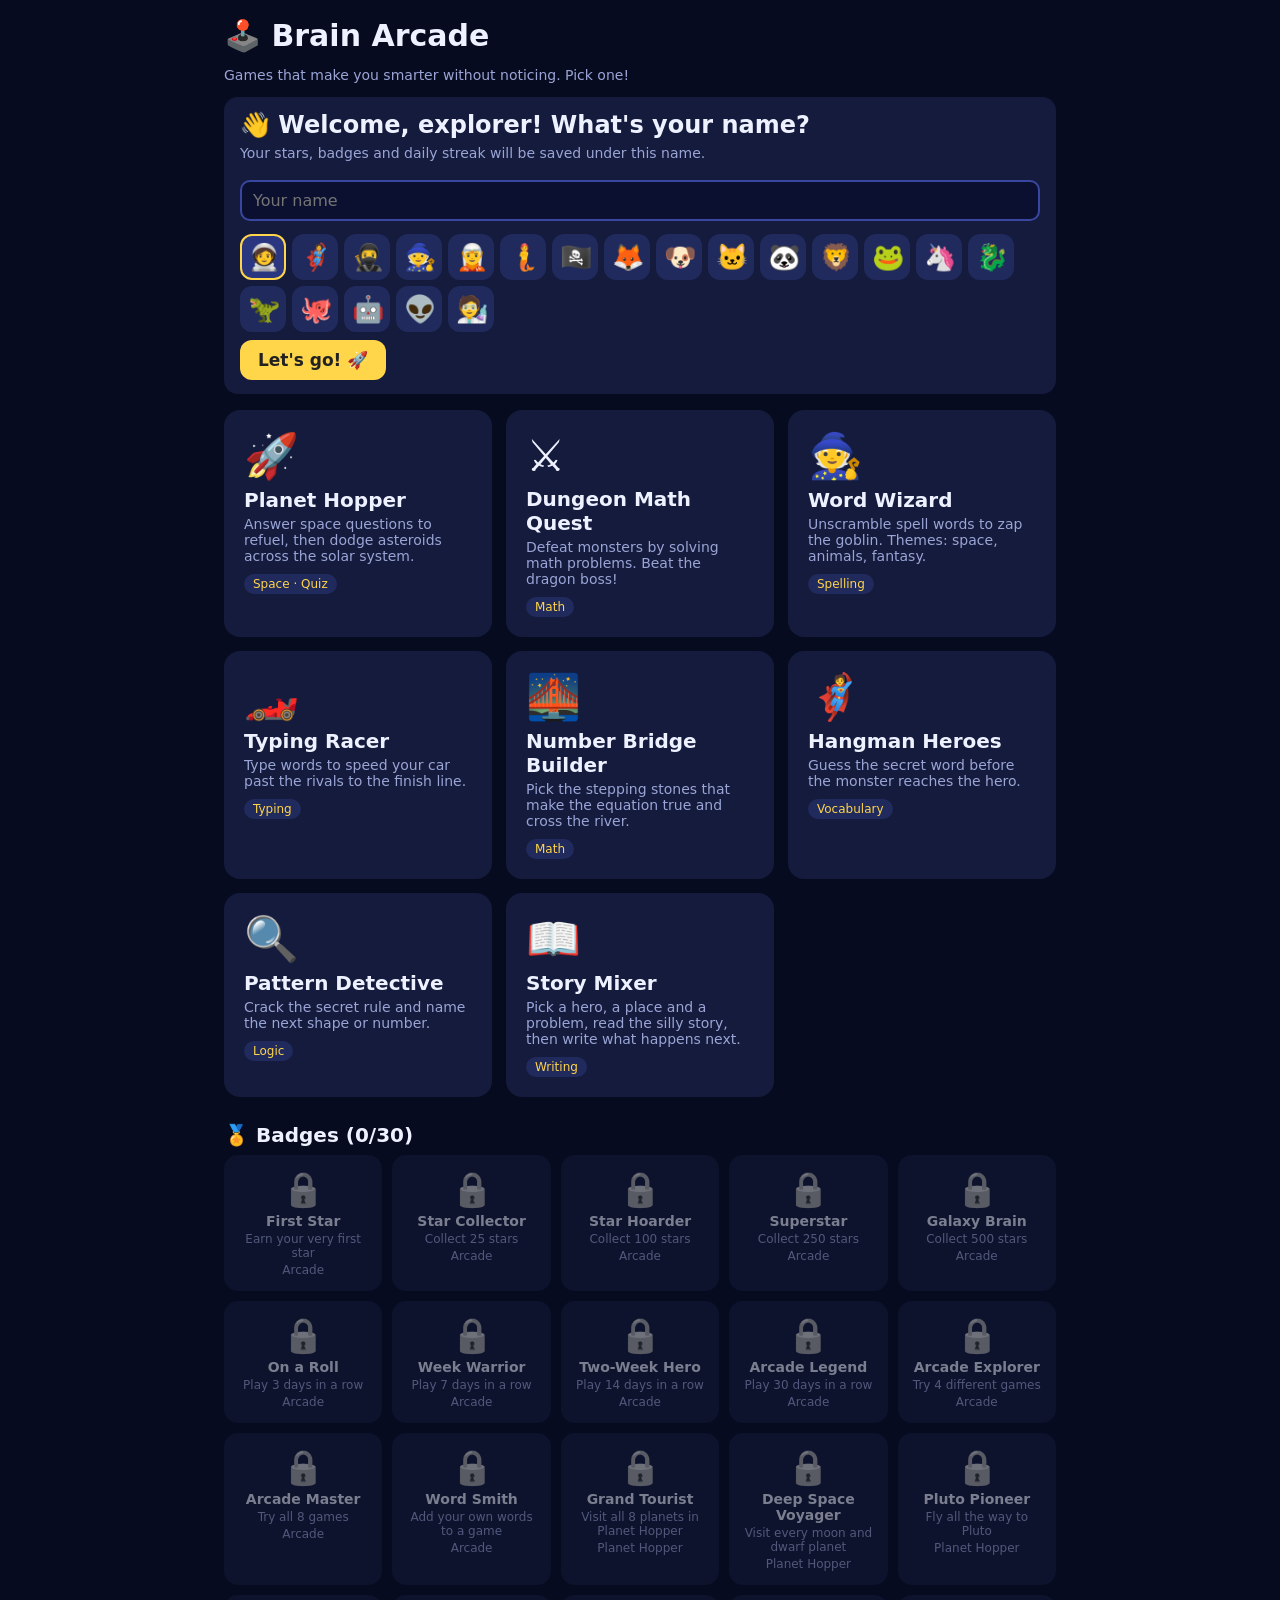
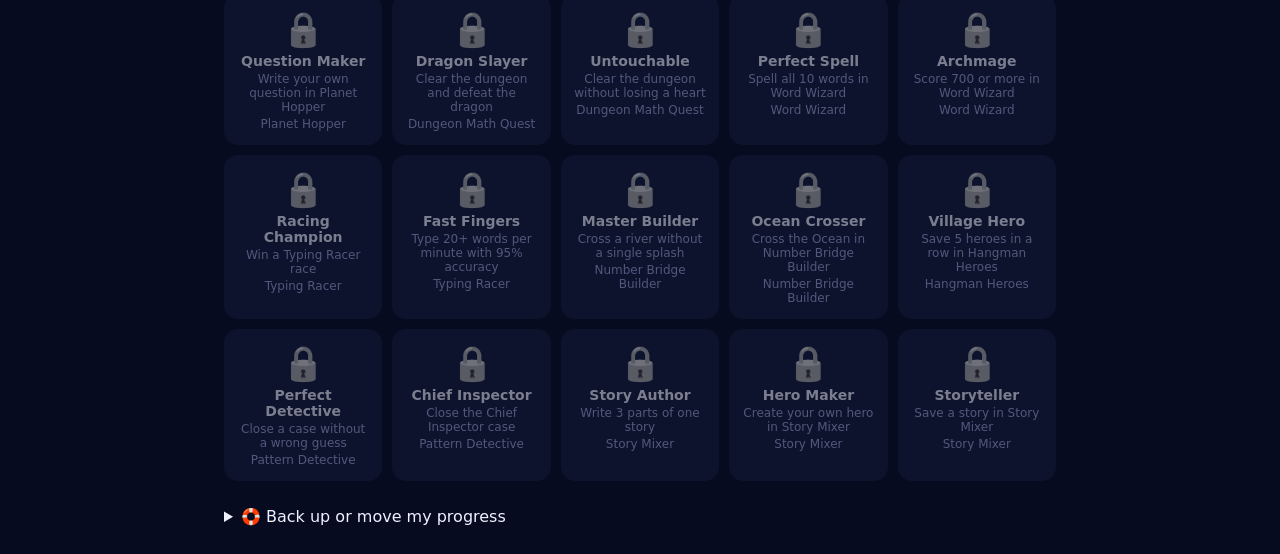
<file: index.html>
<!doctype html>
<html lang="en">
<head>
<meta charset="utf-8">
<meta name="viewport" content="width=device-width, initial-scale=1">
<title>Brain Arcade</title>
<link rel="stylesheet" href="shared.css">
<style>
  h1 { font-size:30px; margin:6px 0 2px; }
  h2.sec { font-size:20px; margin:26px 0 8px; }
  .grid { display:grid; grid-template-columns:repeat(auto-fill, minmax(240px, 1fr)); gap:14px; margin-top:16px; }
  a.game { display:block; background:var(--panel); border-radius:16px; padding:18px; color:var(--ink); text-decoration:none; border:2px solid transparent; }
  a.game:hover { border-color:var(--accent); transform:translateY(-2px); }
  .game .ic { font-size:44px; }
  .game h2 { margin:6px 0 4px; font-size:20px; }
  .game p { margin:0; color:var(--muted); font-size:14px; }
  .tag { display:inline-block; margin:10px 6px 0 0; font-size:12px; padding:3px 9px; border-radius:99px; background:var(--panel2); color:var(--accent); }
  .tag.stars { color:#fff; background:#3a2f7a; }

  /* profile */
  #profile { margin-top:14px; scroll-margin-top:12px; }
  .pf-top { display:flex; gap:16px; align-items:center; flex-wrap:wrap; }
  .avatar { font-size:56px; line-height:1; background:var(--panel2); border-radius:50%; width:88px; height:88px; display:flex; align-items:center; justify-content:center; border:3px solid #3a47a0; }
  .pf-main { flex:1 1 220px; min-width:200px; }
  .pf-name { font-size:26px; font-weight:bold; margin:0; }
  .pf-rank { color:var(--accent); font-size:16px; margin:2px 0 6px; }
  .meter { height:10px; border-radius:6px; background:#2a3260; overflow:hidden; }
  .meter > i { display:block; height:100%; background:linear-gradient(90deg, #ffd54a, #ff9f43); }
  .pf-stats { display:flex; gap:10px; flex-wrap:wrap; margin-top:14px; }
  .stat { flex:1 1 120px; background:var(--panel2); border-radius:12px; padding:10px 12px; text-align:center; }
  .stat b { display:block; font-size:26px; }
  .stat span { color:var(--muted); font-size:13px; }
  .streakmsg { margin:14px 0 6px; font-size:18px; }
  .week { display:flex; gap:8px; justify-content:center; margin:8px 0 2px; }
  .day { width:42px; text-align:center; font-size:12px; color:var(--muted); }
  .day i { display:flex; width:34px; height:34px; margin:3px auto 0; border-radius:50%; background:#222a55; align-items:center; justify-content:center; font-style:normal; font-size:17px; }
  .day.on i { background:#7a3b10; }
  .day.today i { outline:2px solid var(--accent); }
  .picker { display:flex; flex-wrap:wrap; gap:6px; margin:8px 0; }
  .picker button { font-size:26px; width:46px; height:46px; border-radius:12px; border:2px solid transparent; background:var(--panel2); cursor:pointer; }
  .picker button.sel { border-color:var(--accent); background:#2b3680; }
  .linkbtn { background:none; border:0; color:var(--muted); cursor:pointer; font:inherit; text-decoration:underline; padding:0; }

  /* badges */
  .badges { display:grid; grid-template-columns:repeat(auto-fill, minmax(150px, 1fr)); gap:10px; }
  .badge { background:var(--panel); border-radius:14px; padding:12px 10px; text-align:center; border:2px solid transparent; }
  .badge .bi { font-size:34px; }
  .badge b { display:block; font-size:14px; margin-top:4px; }
  .badge small { display:block; color:var(--muted); font-size:12px; margin-top:3px; }
  .badge.on { border-color:#ffd54a; background:#27265a; }
  .badge.off { opacity:.5; }
  .badge.off .bi { filter:grayscale(1); }
  details.tools { margin-top:26px; }
  details.tools summary { cursor:pointer; font-size:16px; }
  .tools .row { justify-content:flex-start; margin:10px 0; }
</style>
</head>
<body data-no-bar>
<div class="wrap">
  <h1>🕹️ Brain Arcade</h1>
  <p class="muted">Games that make you smarter without noticing. Pick one!</p>

  <section id="profile" class="card" aria-label="My profile"></section>

  <div class="grid">
    <a class="game" data-game="planet-hopper" href="games/planet-hopper/"><div class="ic">🚀</div><h2>Planet Hopper</h2><p>Answer space questions to refuel, then dodge asteroids across the solar system.</p><span class="tag">Space · Quiz</span></a>
    <a class="game" data-game="dungeon-math-quest" href="games/dungeon-math-quest/"><div class="ic">⚔️</div><h2>Dungeon Math Quest</h2><p>Defeat monsters by solving math problems. Beat the dragon boss!</p><span class="tag">Math</span></a>
    <a class="game" data-game="word-wizard" href="games/word-wizard/"><div class="ic">🧙</div><h2>Word Wizard</h2><p>Unscramble spell words to zap the goblin. Themes: space, animals, fantasy.</p><span class="tag">Spelling</span></a>
    <a class="game" data-game="typing-racer" href="games/typing-racer/"><div class="ic">🏎️</div><h2>Typing Racer</h2><p>Type words to speed your car past the rivals to the finish line.</p><span class="tag">Typing</span></a>
    <a class="game" data-game="number-bridge-builder" href="games/number-bridge-builder/"><div class="ic">🌉</div><h2>Number Bridge Builder</h2><p>Pick the stepping stones that make the equation true and cross the river.</p><span class="tag">Math</span></a>
    <a class="game" data-game="hangman-heroes" href="games/hangman-heroes/"><div class="ic">🦸</div><h2>Hangman Heroes</h2><p>Guess the secret word before the monster reaches the hero.</p><span class="tag">Vocabulary</span></a>
    <a class="game" data-game="pattern-detective" href="games/pattern-detective/"><div class="ic">🔍</div><h2>Pattern Detective</h2><p>Crack the secret rule and name the next shape or number.</p><span class="tag">Logic</span></a>
    <a class="game" data-game="story-mixer" href="games/story-mixer/"><div class="ic">📖</div><h2>Story Mixer</h2><p>Pick a hero, a place and a problem, read the silly story, then write what happens next.</p><span class="tag">Writing</span></a>
  </div>

  <h2 class="sec" id="badges-title">🏅 Badges</h2>
  <div class="badges" id="badges"></div>

  <details class="tools">
    <summary>🛟 Back up or move my progress</summary>
    <p class="muted">Your progress is saved in this browser only. Download a backup to keep it safe or to move it to another device, then restore it there.</p>
    <div class="row">
      <button class="btn alt" id="backup">⬇️ Download backup</button>
      <button class="btn alt" id="restore">⬆️ Restore from file</button>
      <input type="file" id="restoreFile" accept="application/json,.json" hidden>
    </div>
    <p class="muted" id="toolMsg"></p>
    <button class="linkbtn" id="startOver">Start over (erases stars, badges and streak)</button>
  </details>
</div>

<script src="profile.js"></script>
<script>
"use strict";
const $ = id => document.getElementById(id);
const esc = s => String(s).replace(/[&<>"']/g, c => ({ "&":"&amp;", "<":"&lt;", ">":"&gt;", '"':"&quot;", "'":"&#39;" }[c]));
const AVATARS = ["🧑‍🚀","🦸","🥷","🧙","🧝","🧜","🏴‍☠️","🦊","🐶","🐱","🐼","🦁","🐸","🦄","🐉","🦖","🐙","🤖","👽","🧑‍🔬"];
let editing = false, draftAvatar = null;

function renderProfile() {
  const p = Profile.get(), box = $("profile");
  if (!p.name || editing) {
    const first = !p.name;
    if (draftAvatar === null) draftAvatar = p.avatar;
    box.innerHTML = `<h2 style="margin:0 0 6px">${first ? "👋 Welcome, explorer! What's your name?" : "✏️ Edit my profile"}</h2>
      <p class="muted" style="margin-top:0">${first ? "Your stars, badges and daily streak will be saved under this name." : "Change your name or pick a new avatar."}</p>
      <input class="fld" id="pfName" maxlength="20" placeholder="Your name" value="${esc(p.name)}" autocomplete="off">
      <div class="picker" id="pfAvatars">${AVATARS.map(a => `<button type="button" data-a="${esc(a)}" class="${a === draftAvatar ? "sel" : ""}" aria-label="Avatar ${esc(a)}">${a}</button>`).join("")}</div>
      <div class="row" style="justify-content:flex-start"><button class="btn" id="pfSave">${first ? "Let's go! 🚀" : "Save"}</button>${first ? "" : `<button class="btn alt" id="pfCancel">Cancel</button>`}</div>`;
    $("pfAvatars").onclick = e => { const b = e.target.closest("button[data-a]"); if (!b) return; draftAvatar = b.dataset.a; [...$("pfAvatars").children].forEach(c => c.classList.toggle("sel", c === b)); };
    const save = () => { const n = $("pfName").value.trim(); if (!n) { $("pfName").focus(); $("pfName").placeholder = "Please type a name"; return; } Profile.setIdentity({ name: n, avatar: draftAvatar }); editing = false; draftAvatar = null; };
    $("pfSave").onclick = save;
    $("pfName").onkeydown = e => { if (e.key === "Enter") save(); };
    if ($("pfCancel")) $("pfCancel").onclick = () => { editing = false; draftAvatar = null; renderProfile(); };
    return;
  }
  const r = Profile.rank(p.stars), s = Profile.streakInfo(p);
  const earned = Object.keys(p.badges).length;
  const streakMsg = s.current >= 2 ? `🔥 <b>${s.current} days in a row!</b>${s.playedToday ? " Nice work today." : " Play today to keep it going!"}`
                  : s.current === 1 ? (s.playedToday ? "🔥 <b>1 day</b> so far. Come back tomorrow to make it 2!" : "🔥 Play today to keep your streak going!")
                  : "Play a game today to start a streak!";
  box.innerHTML = `<div class="pf-top">
      <div class="avatar" aria-hidden="true">${esc(p.avatar)}</div>
      <div class="pf-main">
        <p class="pf-name">${esc(p.name)} <button class="linkbtn" id="pfEdit" style="font-size:14px">✏️ edit</button></p>
        <p class="pf-rank">${r.icon} ${r.name}${r.next ? ` <span class="muted">· ${r.toNext} more ⭐ to ${r.next.icon} ${r.next.name}</span>` : ` <span class="muted">· top rank!</span>`}</p>
        <div class="meter" role="progressbar" aria-valuenow="${Math.round(r.progress * 100)}" aria-valuemin="0" aria-valuemax="100"><i style="width:${Math.round(r.progress * 100)}%"></i></div>
      </div></div>
    <div class="pf-stats">
      <div class="stat"><b>⭐ ${p.stars}</b><span>total stars</span></div>
      <div class="stat"><b>🔥 ${s.current}</b><span>day streak (best ${s.best})</span></div>
      <div class="stat"><b>🌅 ${s.todayStars}</b><span>stars today</span></div>
      <div class="stat"><b>🏅 ${earned}</b><span>of ${Profile.BADGES.length} badges</span></div>
    </div>
    <p class="streakmsg center">${streakMsg}</p>
    <div class="week" aria-label="Last 7 days">${s.week.map(d => `<div class="day${d.played ? " on" : ""}${d.isToday ? " today" : ""}">${new Date(d.date + "T12:00:00").toLocaleDateString(undefined, { weekday: "short" }).slice(0, 3)}<i>${d.played ? "🔥" : ""}</i></div>`).join("")}</div>`;
  $("pfEdit").onclick = () => { editing = true; draftAvatar = null; renderProfile(); };
}

function renderCards() {
  const p = Profile.get();
  document.querySelectorAll("a.game[data-game]").forEach(a => {
    a.querySelectorAll(".tag.stars").forEach(t => t.remove());
    const n = (p.games[a.dataset.game] || {}).stars || 0;
    if (n > 0) a.insertAdjacentHTML("beforeend", `<span class="tag stars">⭐ ${n}</span>`);
  });
}

function renderBadges() {
  const p = Profile.get();
  const label = id => { const b = Profile.BADGES.find(x => x.id === id); return b && b.game ? Profile.GAMES[b.game].name : "Arcade"; };
  $("badges-title").textContent = `🏅 Badges (${Object.keys(p.badges).length}/${Profile.BADGES.length})`;
  $("badges").innerHTML = Profile.BADGES.map(b => {
    const got = p.badges[b.id];
    return `<div class="badge ${got ? "on" : "off"}" title="${esc(b.desc)}"><div class="bi">${got ? b.icon : "🔒"}</div><b>${esc(b.name)}</b><small>${esc(b.desc)}</small>${got ? "" : `<small>${esc(label(b.id))}</small>`}</div>`;
  }).join("");
}

function renderAll() { renderProfile(); renderCards(); renderBadges(); }
Profile.onChange(renderAll);
renderAll();
addEventListener("pageshow", renderAll);     // coming back from a game via the back button

// ---- backup / restore / reset ----
$("backup").onclick = () => {
  const a = document.createElement("a");
  a.href = URL.createObjectURL(new Blob([JSON.stringify(Profile.exportAll(), null, 2)], { type: "application/json" }));
  a.download = "brain-arcade-backup.json"; a.click(); URL.revokeObjectURL(a.href);
  $("toolMsg").textContent = "Backup downloaded. Keep the file somewhere safe!";
};
$("restore").onclick = () => $("restoreFile").click();
$("restoreFile").onchange = async e => {
  const f = e.target.files[0]; e.target.value = "";
  if (!f) return;
  try {
    const obj = JSON.parse(await f.text());
    if (!confirm("Restore this backup? It will replace the progress saved in this browser.")) return;
    const n = Profile.importAll(obj);
    $("toolMsg").textContent = `Restored ${n} saved item${n === 1 ? "" : "s"}.`;
  } catch (err) { $("toolMsg").textContent = "Couldn't restore: " + err.message; }
};
$("startOver").onclick = () => {
  if (!confirm("Start over? This erases your stars, badges and streak. Your game scores and custom words stay.")) return;
  Profile.reset(); editing = false; draftAvatar = null; $("toolMsg").textContent = "Profile reset.";
};
</script>
</body>
</html>
</file>
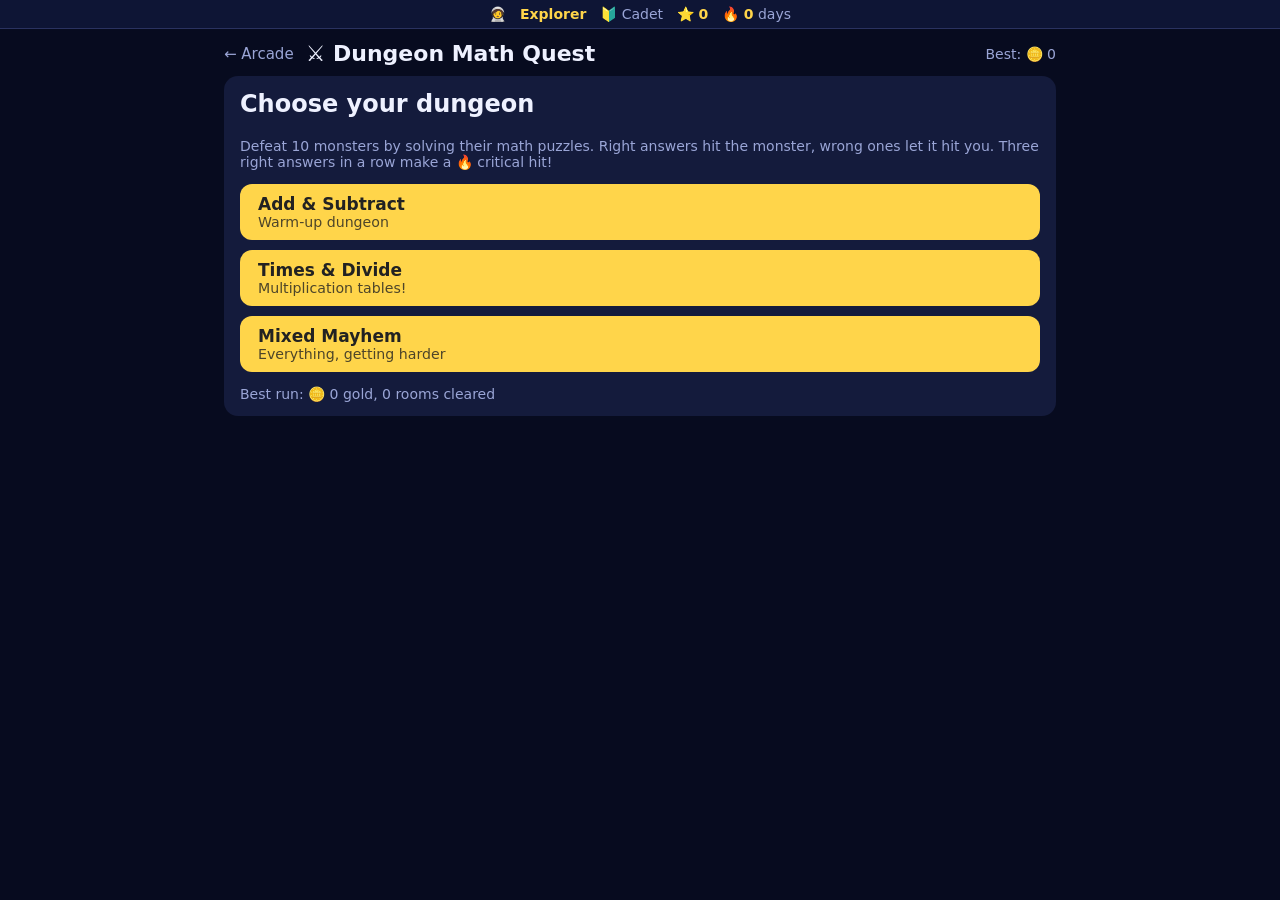
<file: games/dungeon-math-quest/index.html>
<!doctype html>
<html lang="en">
<head>
<meta charset="utf-8">
<meta name="viewport" content="width=device-width, initial-scale=1">
<title>Dungeon Math Quest</title>
<link rel="stylesheet" href="../../shared.css">
<style>
  .arena { display:flex; align-items:center; justify-content:space-around; padding:18px 6px; font-size:clamp(56px, 14vw, 96px); }
  .vs { font-size:24px; color:var(--muted); }
  .bar { height:12px; border-radius:6px; background:#2a3260; overflow:hidden; width:min(70vw, 260px); margin:6px auto 0; }
  .bar > i { display:block; height:100%; background:#e5484d; transition:width .3s; }
  .mon { text-align:center; }
  .monname { font-size:16px; font-weight:bold; }
  .problem { font-size:clamp(34px, 9vw, 54px); text-align:center; margin:6px 0 12px; font-weight:bold; letter-spacing:1px; }
  .answer { display:flex; gap:10px; justify-content:center; }
  .answer input { width:150px; font-size:30px; text-align:center; border-radius:12px; border:3px solid #3a47a0; background:var(--bg); color:var(--ink); padding:6px; font-family:inherit; }
  .answer input:focus { outline:none; border-color:var(--accent); }
  .msg { min-height:28px; text-align:center; margin-top:10px; font-size:17px; }
  .modes { display:grid; gap:10px; margin-top:12px; }
  .modes .btn { text-align:left; }
  .modes small { display:block; font-weight:normal; opacity:.8; }
</style>
</head>
<body>
<div class="wrap">
  <header class="top">
    <a class="back" href="../../">← Arcade</a>
    <h1>⚔️ Dungeon Math Quest</h1>
    <div class="hud" id="hud"></div>
  </header>
  <div class="card" id="screen"></div>
</div>

<script src="../../profile.js"></script>
<script>
"use strict";
const ROOMS = 10, MAX_HP = 5;
const MONSTERS = [
  ["🐀","Rat"],["🦇","Bat"],["🕷️","Spider"],["🐍","Snake"],["🐺","Wolf"],
  ["🧟","Zombie"],["👻","Ghost"],["🧌","Troll"],["👹","Ogre"],["🐉","Dragon"],
];
const MODES = {
  addsub:   { name:"Add & Subtract", note:"Warm-up dungeon",            ops: r => ["+","-"] },
  timesdiv: { name:"Times & Divide", note:"Multiplication tables!",     ops: r => ["×","÷"] },
  mix:      { name:"Mixed Mayhem",   note:"Everything, getting harder", ops: r => r < 4 ? ["+","-"] : r < 6 ? ["+","-","×"] : ["+","-","×","÷"] },
};
const $ = id => document.getElementById(id);
const rnd = (a, b) => a + Math.floor(Math.random() * (b - a + 1));
const pick = a => a[Math.floor(Math.random() * a.length)];

let best = { gold:0, rooms:0 };
try { const s = JSON.parse(localStorage.getItem("dmq-best")); if (s && typeof s.gold === "number") best = s; } catch(e) {}
const saveBest = () => { try { localStorage.setItem("dmq-best", JSON.stringify(best)); } catch(e) {} };

let g = null;   // current run

function gen(room, mode) {
  const op = pick(MODES[mode].ops(room));
  let a, b, ans;
  if (op === "+") { a = rnd(2, 8 + 4*room); b = rnd(2, 8 + 4*room); ans = a + b; }
  else if (op === "-") { a = rnd(8, 12 + 5*room); b = rnd(2, a - 1); ans = a - b; }
  else if (op === "×") { a = rnd(2, Math.min(12, 3 + Math.ceil(room*0.9))); b = rnd(2, Math.min(12, 4 + room)); ans = a * b; }
  else { b = rnd(2, Math.min(12, 3 + room)); const q = rnd(2, Math.min(12, 3 + room)); a = b * q; ans = q; }
  return { text:`${a} ${op} ${b}`, ans };
}

function hearts() { return "❤️".repeat(g.hp) + "🖤".repeat(MAX_HP - g.hp); }
function renderHud() {
  $("hud").innerHTML = g ? `<span>🚪 ${g.room}/${ROOMS}</span><span>${hearts()}</span><span>🪙 ${g.gold}</span><span>🔥 ${g.streak}</span>` : `<span class="muted">Best: 🪙 ${best.gold}</span>`;
}

function showStart() {
  g = null; renderHud();
  $("screen").innerHTML = `<h2 style="margin-top:0">Choose your dungeon</h2>
    <p class="muted">Defeat 10 monsters by solving their math puzzles. Right answers hit the monster, wrong ones let it hit you. Three right answers in a row make a 🔥 critical hit!</p>
    <div class="modes">${Object.entries(MODES).map(([k,m]) => `<button class="btn" data-mode="${k}">${m.name}<small>${m.note}</small></button>`).join("")}</div>
    <p class="muted" style="margin-bottom:0">Best run: 🪙 ${best.gold} gold, ${best.rooms} rooms cleared</p>`;
  document.querySelectorAll("[data-mode]").forEach(b => b.onclick = () => start(b.dataset.mode));
}

function start(mode) {
  g = { mode, room:1, hp:MAX_HP, gold:0, streak:0, mon:null, prob:null, msg:"", hurt:false };
  Profile.play("dungeon-math-quest");
  startRoom();
}
function startRoom() {
  const [emoji, name] = MONSTERS[g.room - 1];
  const hp = g.room === ROOMS ? 7 : 2 + Math.floor(g.room / 3);
  g.mon = { emoji, name: g.room === ROOMS ? "Boss " + name : name, hp, max:hp };
  g.prob = gen(g.room, g.mode);
  g.msg = `A wild ${g.mon.name} appears!`;
  renderBattle();
}

function renderBattle() {
  renderHud();
  const m = g.mon;
  $("screen").innerHTML = `
    <div class="arena">
      <div class="center" id="hero">🧙</div><div class="vs">⚔️</div>
      <div class="mon" id="mon"><div>${m.emoji}</div><div class="monname">${m.name}</div>
        <div class="bar"><i style="width:${m.hp / m.max * 100}%"></i></div></div>
    </div>
    <div class="problem">${g.prob.text} = ?</div>
    <form class="answer" id="f"><input id="inp" type="text" inputmode="numeric" pattern="[0-9]*" autocomplete="off" aria-label="Your answer"><button class="btn" type="submit">Attack ⚔️</button></form>
    <div class="msg" id="msg">${g.msg}</div>`;
  $("f").onsubmit = e => { e.preventDefault(); submit(); };
  $("inp").focus();
}

function submit() {
  const raw = $("inp").value.trim();
  if (!/^-?\d+$/.test(raw)) { $("inp").value = ""; return; }
  const ok = parseInt(raw, 10) === g.prob.ans;
  if (ok) {
    g.streak++;
    const crit = g.streak % 3 === 0;
    const dmg = crit ? 2 : 1;
    g.mon.hp = Math.max(0, g.mon.hp - dmg);
    g.gold += 5;
    g.msg = crit ? `🔥 CRITICAL HIT! ${dmg} damage!` : `✅ Hit! ${g.prob.text} = ${g.prob.ans}`;
    if (g.mon.hp === 0) return roomClear();
    g.prob = gen(g.room, g.mode);
    renderBattle(); $("mon").classList.add("shake");
  } else {
    g.streak = 0; g.hp--; g.hurt = true;
    g.msg = `💥 Ouch! ${g.prob.text} = ${g.prob.ans}`;
    if (g.hp <= 0) return defeat();
    g.prob = gen(g.room, g.mode);
    renderBattle(); $("hero").classList.add("shake");
  }
}

function roomClear() {
  const loot = 10 * g.room;
  g.gold += loot;
  Profile.award("dungeon-math-quest", 1, "Room cleared");
  const heal = g.room % 3 === 0 && g.hp < MAX_HP;
  if (heal) g.hp++;
  renderHud();
  if (g.room === ROOMS) return victory();
  $("screen").innerHTML = `<div class="center"><div style="font-size:72px">${g.mon.emoji}💨</div>
    <h2>${g.mon.name} defeated!</h2>
    <p>You found <b>🪙 ${loot}</b> gold.${heal ? " A healing potion restores ❤️ 1 heart!" : ""}</p>
    <button class="btn" id="nx">Next room 🚪</button></div>`;
  $("nx").onclick = () => { g.room++; startRoom(); };
  $("nx").focus();
}
function recordBest(rooms) {
  best.gold = Math.max(best.gold, g.gold); best.rooms = Math.max(best.rooms, rooms); saveBest();
}
function victory() {
  recordBest(ROOMS);
  Profile.award("dungeon-math-quest", 5, "Dungeon cleared!");
  Profile.unlock("dmq-dragon");
  if (!g.hurt) Profile.unlock("dmq-flawless");
  $("screen").innerHTML = `<div class="center"><div style="font-size:72px">🏆</div><h2>You cleared the dungeon!</h2>
    <p>The dragon is defeated and you carry home <b>🪙 ${g.gold}</b> gold!</p>
    <button class="btn" id="again">Play again</button></div>`;
  $("again").onclick = showStart;
}
function defeat() {
  recordBest(g.room - 1); renderHud();
  $("screen").innerHTML = `<div class="center"><div style="font-size:72px">😵</div><h2>Your hero fell in room ${g.room}</h2>
    <p>You collected <b>🪙 ${g.gold}</b> gold and cleared ${g.room - 1} ${g.room === 2 ? "room" : "rooms"}. Heroes always come back stronger!</p>
    <div class="row"><button class="btn" id="retry">Try again</button><button class="btn alt" id="menu">Change dungeon</button></div></div>`;
  $("retry").onclick = () => start(g.mode);
  $("menu").onclick = showStart;
}

showStart();
</script>
</body>
</html>
</file>
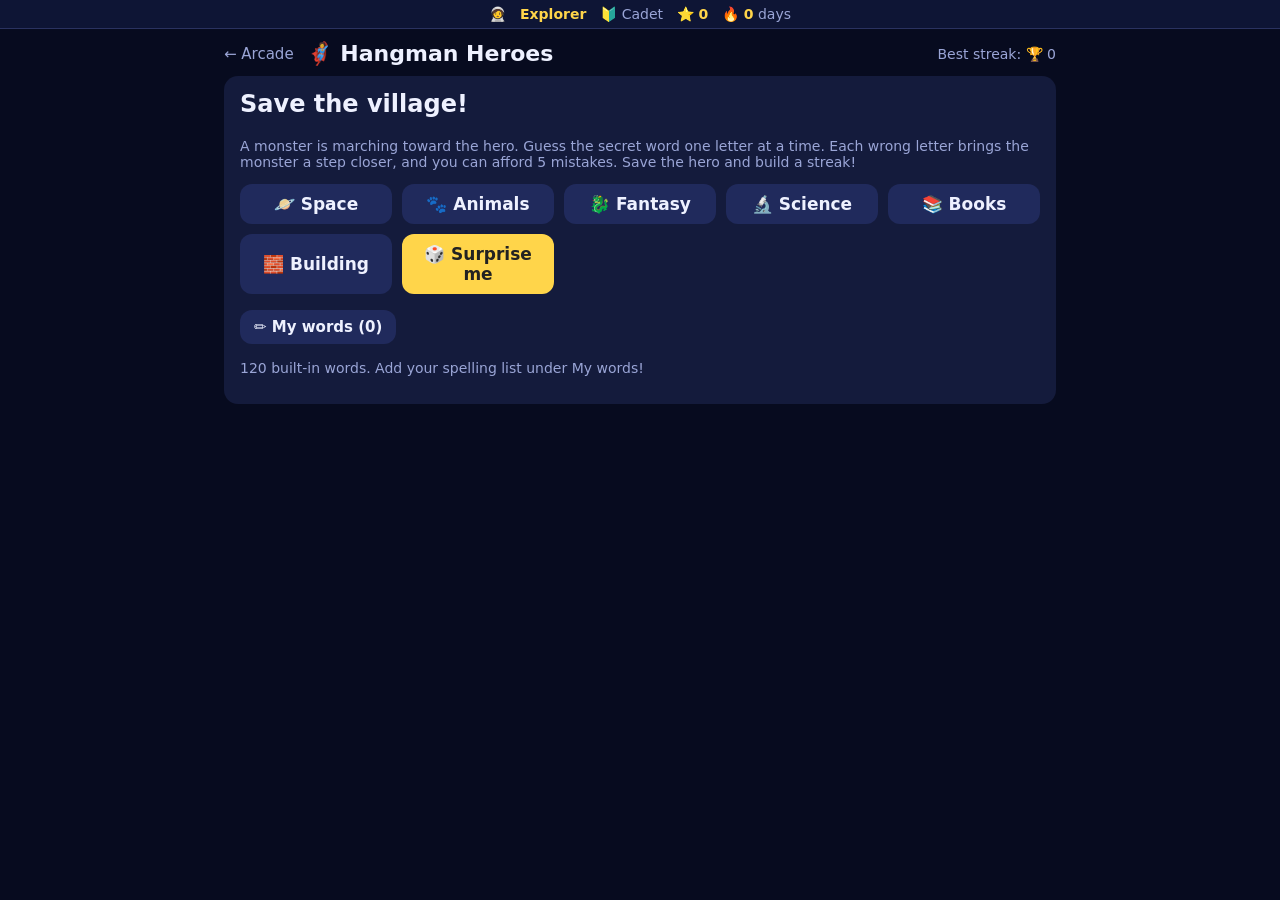
<file: games/hangman-heroes/index.html>
<!doctype html>
<html lang="en">
<head>
<meta charset="utf-8">
<meta name="viewport" content="width=device-width, initial-scale=1">
<title>Hangman Heroes</title>
<link rel="stylesheet" href="../../shared.css">
<style>
  .lane { display:grid; grid-template-columns:repeat(8, 1fr); background:linear-gradient(#2a3a7a, #3d2a6a); border-radius:14px; padding:10px 4px; text-align:center; align-items:center; }
  .lane > div { font-size:clamp(26px, 7vw, 48px); min-height:56px; display:flex; align-items:center; justify-content:center; border-bottom:3px dashed #ffffff22; }
  .cat { text-align:center; color:var(--accent); margin:12px 0 0; font-size:15px; }
  .word { text-align:center; font-size:clamp(28px, 8vw, 46px); font-weight:bold; letter-spacing:.18em; margin:8px 0; font-family:"Courier New", monospace; min-height:60px; word-break:break-all; }
  .word .miss { color:var(--bad); }
  .keys { display:flex; flex-wrap:wrap; gap:6px; justify-content:center; margin-top:8px; }
  .key { width:42px; height:46px; border-radius:10px; border:0; background:var(--panel2); color:var(--ink); font-size:20px; font-weight:bold; cursor:pointer; font-family:inherit; }
  .key:hover:not(:disabled) { background:#3a4890; }
  .key.hit { background:#1f6b3a; }
  .key.miss { background:#7a2a2a; }
  .key:disabled { cursor:default; }
  .msg { min-height:26px; text-align:center; font-size:17px; margin-top:8px; }
  .cats { display:grid; grid-template-columns:repeat(auto-fill, minmax(150px, 1fr)); gap:10px; margin-top:12px; }
</style>
</head>
<body>
<div class="wrap">
  <header class="top">
    <a class="back" href="../../">← Arcade</a>
    <h1>🦸 Hangman Heroes</h1>
    <div class="hud" id="hud"></div>
  </header>
  <div class="card" id="screen"></div>
</div>

<script src="../../profile.js"></script>
<script src="../../shared.js"></script>
<script>
"use strict";
// Words live in words.json: { "🪐 Space": ["MARS", ...], ... }  (see README for how to add more)
let CATEGORIES = {};
const MINE = "⭐ My words", MINE_KEY = "hh-custom", MIN_MINE = 3;
const LIVES = 6, LANE = 8;     // monster starts at cell 7; hero at cell 0; 6 wrong guesses and it reaches the hero
const $ = id => document.getElementById(id);
const { esc, pick, store, fetchJSON, loadErrorHtml, wordEditor } = ARC;
const customWords = () => store.get(MINE_KEY, []);
const pools = () => customWords().length >= MIN_MINE ? { ...CATEGORIES, [MINE]: customWords() } : CATEGORIES;

let stats = { best:0 };
try { const s = JSON.parse(localStorage.getItem("hh-stats")); if (s && typeof s.best === "number") stats = s; } catch(e) {}
const saveStats = () => { try { localStorage.setItem("hh-stats", JSON.stringify(stats)); } catch(e) {} };

let g = null;   // { cat, streak, word, cat, guessed:Set, wrong, hintUsed, over }

function renderHud() {
  $("hud").innerHTML = g ? `<span>🛡️ Saved: ${g.streak}</span><span>🏆 Best: ${stats.best}</span>` : `<span class="muted">Best streak: 🏆 ${stats.best}</span>`;
}
function showStart() {
  g = null; renderHud();
  $("screen").innerHTML = `<h2 style="margin-top:0">Save the village!</h2>
    <p class="muted">A monster is marching toward the hero. Guess the secret word one letter at a time. Each wrong letter brings the monster a step closer, and you can afford 5 mistakes. Save the hero and build a streak!</p>
    <div class="cats">${Object.keys(pools()).map(k => `<button class="btn alt" data-c="${esc(k)}">${esc(k)}</button>`).join("")}<button class="btn" data-c="*">🎲 Surprise me</button></div>
    <p><button class="btn alt" id="mywords" style="font-size:15px;padding:8px 14px">✏️ My words (${customWords().length})</button></p>
    <p class="muted">${Object.values(CATEGORIES).flat().length} built-in words${customWords().length >= MIN_MINE ? " plus your own" : ""}. Add your spelling list under My words!</p>`;
  $("mywords").onclick = showWordEditor;
  document.querySelectorAll("[data-c]").forEach(b => b.onclick = () => { g = { catChoice:b.dataset.c, streak:0, used:new Set() }; Profile.play("hangman-heroes"); nextWord(); });
}
function nextWord() {
  const all = pools();
  const cat = g.catChoice === "*" ? pick(Object.keys(all)) : g.catChoice;
  let pool = all[cat].filter(w => !g.used.has(w));
  if (!pool.length) { g.used.clear(); pool = all[cat]; }
  const word = pick(pool); g.used.add(word);
  Object.assign(g, { cat, word, guessed:new Set(), wrong:0, hintUsed:false, over:false, msg:"" });
  render();
}

function render() {
  renderHud();
  const monster = LANE - 1 - g.wrong;      // cell index of the monster
  const cells = Array.from({length:LANE}, (_, i) =>
    `<div>${i === 0 ? (g.over === "lose" ? "😵" : g.over === "win" ? "🎉" : "🦸") : i === monster ? (g.over === "win" ? "💨" : "👹") : ""}</div>`).join("");
  const word = g.word.split("").map(c => g.guessed.has(c) ? c : g.over === "lose" ? `<span class="miss">${c}</span>` : "_").join(" ");
  const keys = "ABCDEFGHIJKLMNOPQRSTUVWXYZ".split("").map(c => {
    const used = g.guessed.has(c), hit = used && g.word.includes(c);
    return `<button class="key${used ? (hit ? " hit" : " miss") : ""}" data-k="${c}" ${used || g.over ? "disabled" : ""}>${c}</button>`;
  }).join("");
  $("screen").innerHTML = `<div class="lane">${cells}</div>
    <div class="cat">${esc(g.cat)} · ${g.word.length} letters · ${Math.max(0, LIVES - 1 - g.wrong)} mistakes left</div>
    <div class="word" id="word">${word}</div>
    <div class="msg" id="msg">${g.msg}</div>
    <div class="keys">${keys}</div>
    <div class="row" style="margin-top:12px">${g.over ? `<button class="btn" id="nx">${g.over === "win" ? "Next monster ▶" : "Try a new word"}</button>` : `<button class="btn alt" id="hint" ${g.hintUsed ? "disabled" : ""}>💡 Reveal a letter (costs a step)</button>`}<button class="btn alt" id="menu">Change category</button></div>`;
  document.querySelectorAll(".key").forEach(b => b.onclick = () => guess(b.dataset.k));
  if ($("hint")) $("hint").onclick = hint;
  if ($("nx")) { $("nx").onclick = nextWord; $("nx").focus(); }
  $("menu").onclick = showStart;
}

function afterMove() {
  const complete = g.word.split("").every(c => g.guessed.has(c));
  if (complete) {
    g.over = "win"; g.streak++;
    Profile.award("hangman-heroes", g.wrong === 0 ? 2 : 1, g.wrong === 0 ? "Flawless save!" : "Hero saved!");
    if (g.streak % 5 === 0) Profile.award("hangman-heroes", 3, `${g.streak} saves in a row!`);
    if (g.streak >= 5) Profile.unlock("hh-hero");
    if (g.streak > stats.best) { stats.best = g.streak; saveStats(); }
    g.msg = `<span class="good">🎉 You saved the hero! The word was ${g.word}.</span>`;
  } else if (g.wrong >= LIVES) {
    g.over = "lose"; g.streak = 0;
    g.msg = `<span class="bad">💥 The monster got there! The word was ${g.word}.</span>`;
  }
  render();
}
function guess(c) {
  if (!g || g.over || g.guessed.has(c)) return;
  g.guessed.add(c);
  if (g.word.includes(c)) g.msg = `✅ Yes! There's a ${c}.`;
  else { g.wrong++; g.msg = `❌ No ${c}. The monster steps closer!`; }
  afterMove();
}
function hint() {
  if (g.over || g.hintUsed) return;
  const hidden = g.word.split("").filter(c => !g.guessed.has(c));
  if (hidden.length <= 1) return;
  g.hintUsed = true; g.guessed.add(pick(hidden)); g.wrong++;
  g.msg = "💡 A letter was revealed, but the monster moved closer.";
  afterMove();
}

addEventListener("keydown", e => {
  if (!g || !g.word || e.metaKey || e.ctrlKey || e.altKey) return;
  if (/^[a-z]$/i.test(e.key)) guess(e.key.toUpperCase());
  else if (e.key === "Enter" && g.over) nextWord();
});

function showWordEditor() {
  wordEditor({ el: $("screen"), key: MINE_KEY, min: 3, max: 14, minToPlay: MIN_MINE, normalize: w => w.toUpperCase(), exportName: "my-hangman-words.json",
    intro: "Add words for the monster to chase you with, like your spelling list!", example: "e.g. because, friend, necessary", onBack: showStart });
}

$("screen").innerHTML = '<p class="muted center">Loading words…</p>';
fetchJSON("words.json").then(data => {
  CATEGORIES = data;
  Object.entries(data).forEach(([cat, ws]) => ws.forEach(w => { if (!/^[A-Z]{3,14}$/.test(w)) console.warn("Bad word in " + cat + ": " + w); }));
  showStart();
}).catch(err => { console.error(err); $("screen").innerHTML = loadErrorHtml(err, "the word lists"); });
</script>
</body>
</html>
</file>
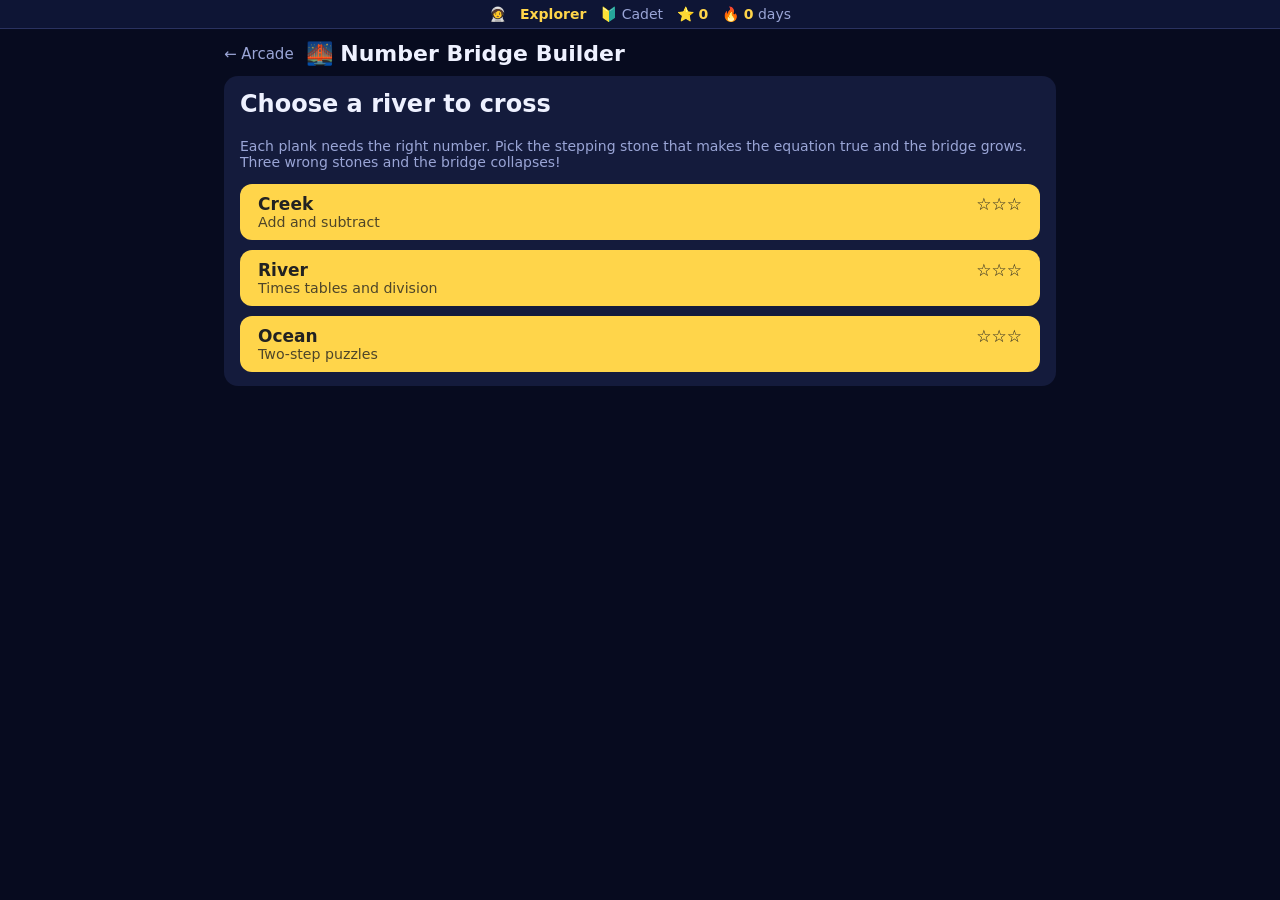
<file: games/number-bridge-builder/index.html>
<!doctype html>
<html lang="en">
<head>
<meta charset="utf-8">
<meta name="viewport" content="width=device-width, initial-scale=1">
<title>Number Bridge Builder</title>
<link rel="stylesheet" href="../../shared.css">
<style>
  .scene { background:linear-gradient(#8ed1ff, #cfeeff 55%, #2e7fd1 55%); border-radius:14px; padding:8px 4px 4px; }
  .grid { display:grid; grid-template-columns:repeat(10, 1fr); text-align:center; align-items:end; }
  .grid > div { font-size:clamp(18px, 4.5vw, 34px); min-height:44px; display:flex; align-items:center; justify-content:center; }
  .hero { transition:none; }
  .plank { background:#a8742c; border:2px solid #6e4a18; border-radius:6px; color:#fff; font-weight:bold; font-size:clamp(12px, 3vw, 20px) !important; min-height:34px !important; margin:0 1px; }
  .water { color:#fff9; font-size:clamp(14px, 3vw, 22px) !important; }
  .eq { font-size:clamp(30px, 8vw, 52px); text-align:center; font-weight:bold; margin:16px 0 6px; letter-spacing:1px; }
  .eq .q { color:var(--accent); display:inline-block; min-width:1.2em; border-bottom:4px solid var(--accent); }
  .stones { display:flex; gap:14px; justify-content:center; flex-wrap:wrap; margin:14px 0; }
  .stone { width:84px; height:64px; border-radius:50% / 55%; border:0; background:#8a8f9e; color:#fff; font-size:28px; font-weight:bold; cursor:pointer; box-shadow:0 5px 0 #5c606c; font-family:inherit; }
  .stone:hover:not(:disabled) { background:#a2a8ba; }
  .stone:disabled { opacity:.3; cursor:default; }
  .msg { min-height:26px; text-align:center; font-size:17px; }
  .rivers { display:grid; gap:10px; margin-top:12px; }
  .rivers .btn { text-align:left; }
  .rivers small { display:block; font-weight:normal; opacity:.8; }
</style>
</head>
<body>
<div class="wrap">
  <header class="top">
    <a class="back" href="../../">← Arcade</a>
    <h1>🌉 Number Bridge Builder</h1>
    <div class="hud" id="hud"></div>
  </header>
  <div class="card" id="screen"></div>
</div>

<script src="../../profile.js"></script>
<script>
"use strict";
const PLANKS = 8, LIVES = 3;
const $ = id => document.getElementById(id);
const rnd = (a, b) => a + Math.floor(Math.random() * (b - a + 1));
const pick = a => a[Math.floor(Math.random() * a.length)];
const shuffle = a => { a = a.slice(); for (let i=a.length-1;i>0;i--) { const j=Math.floor(Math.random()*(i+1)); [a[i],a[j]]=[a[j],a[i]]; } return a; };

// Each generator returns { text: "... ? ...", ans }
const RIVERS = {
  creek: { name:"Creek", note:"Add and subtract", gens: [
    () => { const a = rnd(2,20), b = rnd(2,20); return { text:`${a} + ? = ${a+b}`, ans:b }; },
    () => { const a = rnd(2,20), b = rnd(2,20); return { text:`? + ${b} = ${a+b}`, ans:a }; },
    () => { const a = rnd(2,25), b = rnd(2,25); return { text:`${a+b} − ? = ${a}`, ans:b }; },
    () => { const a = rnd(5,40), b = rnd(2,a-1); return { text:`${a} − ${b} = ?`, ans:a-b }; },
  ]},
  river: { name:"River", note:"Times tables and division", gens: [
    () => { const a = rnd(2,12), b = rnd(2,12); return { text:`${a} × ? = ${a*b}`, ans:b }; },
    () => { const a = rnd(2,12), b = rnd(2,12); return { text:`? × ${b} = ${a*b}`, ans:a }; },
    () => { const a = rnd(2,12), b = rnd(2,12); return { text:`${a*b} ÷ ? = ${a}`, ans:b }; },
    () => { const a = rnd(2,12), b = rnd(2,12); return { text:`? ÷ ${b} = ${a}`, ans:a*b }; },
  ]},
  ocean: { name:"Ocean", note:"Two-step puzzles", gens: [
    () => { const a = rnd(2,9), b = rnd(2,9), c = rnd(1, a*b-1); return { text:`${a} × ${b} − ? = ${c}`, ans:a*b-c }; },
    () => { const a = rnd(5,30), b = rnd(5,30), x = rnd(3,30); return { text:`${a} + ${b} + ? = ${a+b+x}`, ans:x }; },
    () => { const a = rnd(2,9), b = rnd(2,9), x = rnd(2,20); return { text:`${a} × ${b} + ? = ${a*b+x}`, ans:x }; },
    () => { const b = rnd(2,9), q = rnd(2,9), a = rnd(2,20); return { text:`? ÷ ${b} + ${a} = ${q+a}`, ans:b*q }; },
  ]},
};

let best = {};
try { const s = JSON.parse(localStorage.getItem("nbb-best")); if (s && typeof s === "object") best = s; } catch(e) {}
const saveBest = () => { try { localStorage.setItem("nbb-best", JSON.stringify(best)); } catch(e) {} };

let r = null;

function makeStones(ans) {
  const pool = new Set();
  [1,-1,2,-2,10,-10,5,3].forEach(d => { if (ans + d >= 0 && ans + d !== ans) pool.add(ans + d); });
  return shuffle([ans, ...shuffle([...pool]).slice(0, 3)]);
}
function nextEquation() {
  let eq, tries = 0;
  do { eq = pick(RIVERS[r.river].gens)(); } while (r.last === eq.text && ++tries < 5);
  r.last = eq.text; r.eq = eq; r.stones = makeStones(eq.ans); r.dead = new Set(); r.filled = null;
}

function renderHud() {
  $("hud").innerHTML = r ? `<span>${"❤️".repeat(r.lives)}${"🖤".repeat(LIVES - r.lives)}</span>` : "";
}
function showStart() {
  r = null; renderHud();
  const stars = k => best[k] ? "⭐".repeat(best[k]) + "☆".repeat(3 - best[k]) : "☆☆☆";
  $("screen").innerHTML = `<h2 style="margin-top:0">Choose a river to cross</h2>
    <p class="muted">Each plank needs the right number. Pick the stepping stone that makes the equation true and the bridge grows. Three wrong stones and the bridge collapses!</p>
    <div class="rivers">${Object.entries(RIVERS).map(([k,v]) => `<button class="btn" data-r="${k}">${v.name} <span style="float:right">${stars(k)}</span><small>${v.note}</small></button>`).join("")}</div>`;
  document.querySelectorAll("[data-r]").forEach(b => b.onclick = () => start(b.dataset.r));
}
function start(river) {
  r = { river, built:0, lives:LIVES, planks:[], over:false, last:"" };
  Profile.play("number-bridge-builder");
  nextEquation(); render();
}

function sceneHtml() {
  const heroCol = r.over === "win" ? 9 : r.built;
  const top = Array.from({length:10}, (_, c) => `<div>${c === heroCol ? (r.over === "lose" ? "😱" : r.over === "win" ? "🎉" : "🧑‍🚀") : ""}</div>`).join("");
  const bottom = ["<div>🏕️</div>"]
    .concat(Array.from({length:PLANKS}, (_, i) => i < r.built ? `<div class="plank">${r.planks[i]}</div>` : `<div class="water">${r.over === "lose" ? "💦" : "🌊"}</div>`))
    .concat(["<div>🏁</div>"]).join("");
  return `<div class="scene"><div class="grid">${top}</div><div class="grid">${bottom}</div></div>`;
}
function render() {
  renderHud();
  const shown = r.filled != null ? r.filled : "?";
  const text = r.eq.text.replace("?", `<span class="q">${shown}</span>`);
  $("screen").innerHTML = `${sceneHtml()}
    <div class="eq">${text}</div>
    <div class="stones">${r.stones.map(n => `<button class="stone" data-n="${n}" ${r.dead.has(n) || r.over || r.filled != null ? "disabled" : ""}>${n}</button>`).join("")}</div>
    <div class="msg" id="msg">${r.msg || "Pick the stepping stone that fits!"}</div>`;
  document.querySelectorAll(".stone").forEach(b => b.onclick = () => choose(+b.dataset.n));
}

function choose(n) {
  if (r.over) return;
  if (n === r.eq.ans) {
    r.filled = n; r.planks.push(n); r.built++; r.msg = "✅ Plank placed!";
    if (r.built === PLANKS) return win();
    render();
    setTimeout(() => { if (!r || r.over) return; r.msg = ""; nextEquation(); render(); }, 650);
  } else {
    r.dead.add(n); r.lives--; r.msg = "💦 Splash! That stone sinks.";
    if (r.lives <= 0) return lose();
    render();
  }
}
function win() {
  r.over = "win";
  const stars = r.lives;
  Profile.award("number-bridge-builder", 2 + stars, `Crossed the ${RIVERS[r.river].name.toLowerCase()}`);
  if (stars === 3) Profile.unlock("nbb-master");
  if (r.river === "ocean") Profile.unlock("nbb-ocean");
  if (!best[r.river] || stars > best[r.river]) { best[r.river] = stars; saveBest(); }
  render();
  $("screen").insertAdjacentHTML("beforeend", `<div class="center"><h2>🌉 You crossed the ${RIVERS[r.river].name.toLowerCase()}!</h2><p>${"⭐".repeat(stars)}${"☆".repeat(3 - stars)} ${stars === 3 ? "Perfect bridge, no splashes!" : ""}</p>
    <div class="row"><button class="btn" id="again">Build again</button><button class="btn alt" id="menu">Pick another river</button></div></div>`);
  $("again").onclick = () => start(r.river); $("menu").onclick = showStart;
}
function lose() {
  r.over = "lose"; render();
  if (r.built >= 4) Profile.award("number-bridge-builder", 1, `Built ${r.built} planks`);
  $("screen").insertAdjacentHTML("beforeend", `<div class="center"><h2>The bridge collapsed! 💥</h2><p class="muted">You built ${r.built} of ${PLANKS} planks. Engineers learn from every splash!</p>
    <div class="row"><button class="btn" id="again">Try again</button><button class="btn alt" id="menu">Pick another river</button></div></div>`);
  $("again").onclick = () => start(r.river); $("menu").onclick = showStart;
}

showStart();
</script>
</body>
</html>
</file>
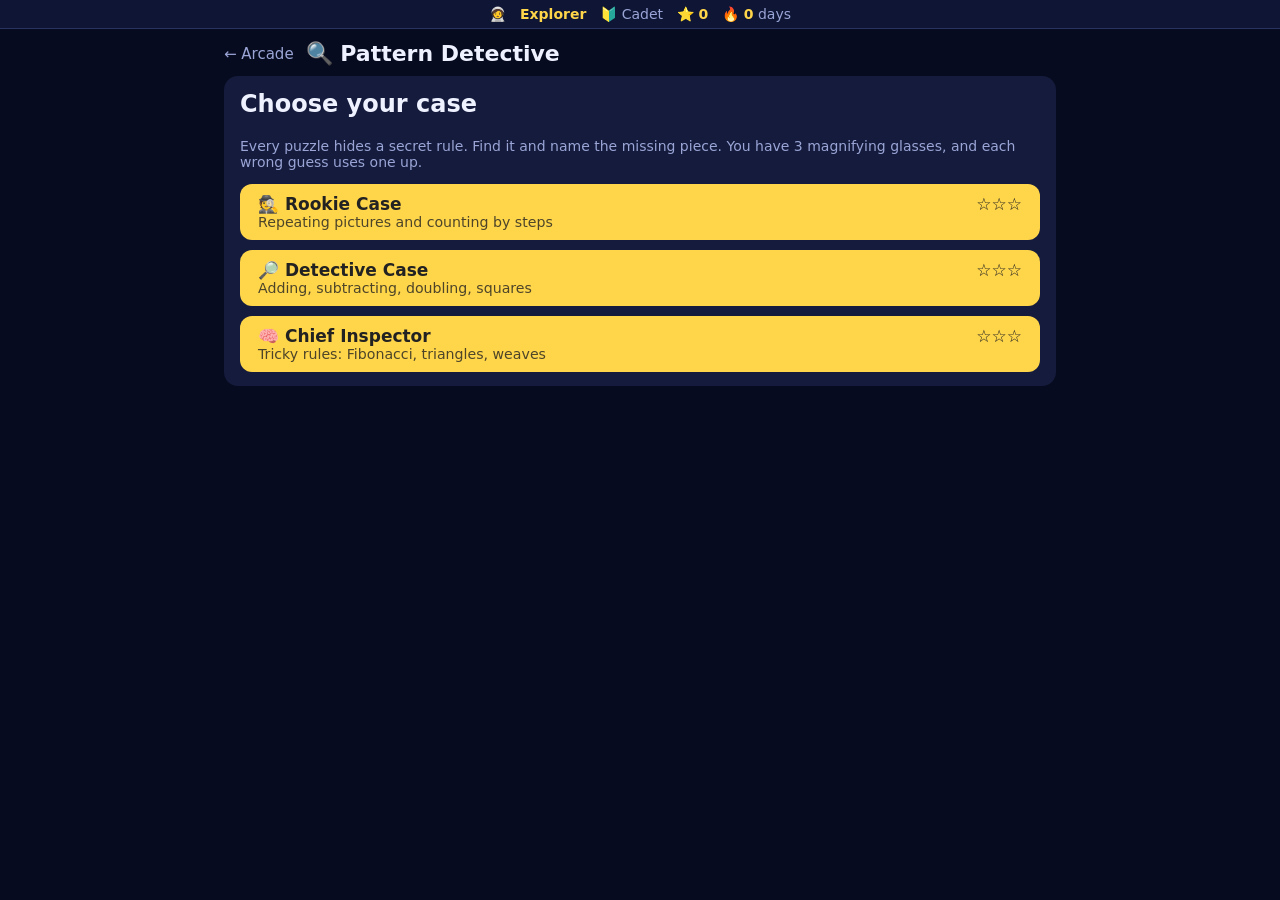
<file: games/pattern-detective/index.html>
<!doctype html>
<html lang="en">
<head>
<meta charset="utf-8">
<meta name="viewport" content="width=device-width, initial-scale=1">
<title>Pattern Detective</title>
<link rel="stylesheet" href="../../shared.css">
<style>
  .seq { display:flex; gap:8px; justify-content:center; flex-wrap:wrap; margin:18px 0 8px; }
  .chip { min-width:54px; height:58px; padding:0 8px; border-radius:12px; background:var(--panel2); display:flex; align-items:center; justify-content:center; font-size:clamp(24px, 6vw, 34px); font-weight:bold; }
  .chip.q { background:transparent; border:3px dashed var(--accent); color:var(--accent); }
  .chip.found { background:#1f6b3a; border:3px solid var(--good); color:#fff; }
  .choices { display:flex; gap:12px; justify-content:center; flex-wrap:wrap; margin:14px 0; }
  .choice { min-width:84px; height:64px; border-radius:14px; border:0; background:#4a3a9a; color:#fff; font-size:30px; font-weight:bold; cursor:pointer; box-shadow:0 5px 0 #2b2166; font-family:inherit; }
  .choice:hover:not(:disabled) { background:#5b4abb; }
  .choice:disabled { opacity:.3; cursor:default; }
  .progress { display:flex; gap:6px; justify-content:center; margin-bottom:4px; }
  .progress span { width:26px; height:8px; border-radius:4px; background:#2a3260; }
  .progress span.done { background:var(--good); }
  .progress span.now { background:var(--accent); }
  .msg { min-height:48px; text-align:center; font-size:17px; }
  .cases { display:grid; gap:10px; margin-top:12px; }
  .cases .btn { text-align:left; }
  .cases small { display:block; font-weight:normal; opacity:.8; }
  .emoji-q { font-size:clamp(28px, 7vw, 40px); }
</style>
</head>
<body>
<div class="wrap">
  <header class="top">
    <a class="back" href="../../">← Arcade</a>
    <h1>🔍 Pattern Detective</h1>
    <div class="hud" id="hud"></div>
  </header>
  <div class="card" id="screen"></div>
</div>

<script src="../../profile.js"></script>
<script>
"use strict";
const PUZZLES = 8, LIVES = 3;
const $ = id => document.getElementById(id);
const rnd = (a, b) => a + Math.floor(Math.random() * (b - a + 1));
const pick = a => a[Math.floor(Math.random() * a.length)];
const shuffle = a => { a = a.slice(); for (let i=a.length-1;i>0;i--) { const j=Math.floor(Math.random()*(i+1)); [a[i],a[j]]=[a[j],a[i]]; } return a; };
const range = (n, f) => Array.from({length:n}, (_, i) => f(i));

const ICONS = ["🔴","🔵","🟢","🟡","⭐","🌙","🪐","🧱","🚀","🌍"];
const UNITS = ["AB","AAB","ABB","ABC","AABB","ABAC"];

// Each generator returns { seq:[shown items], ans, rule, emoji?:true }
const emojiGen = () => {
  const unit = pick(UNITS), letters = [...new Set(unit)];
  const icons = shuffle(ICONS).slice(0, letters.length), map = Object.fromEntries(letters.map((l, i) => [l, icons[i]]));
  const full = range(8, i => map[unit[i % unit.length]]);
  return { seq:full.slice(0, 7), ans:full[7], emoji:true, rule:`The group ${unit.split("").map(l => map[l]).join("")} repeats again and again.` };
};
const addGen = (lo, hi) => () => { const s = rnd(1, 20), n = rnd(lo, hi); return { seq:range(5, i => s + n*i), ans:s + n*5, rule:`Add ${n} each time.` }; };
const subGen = () => { const n = rnd(3, 9), s = rnd(50, 99); return { seq:range(5, i => s - n*i), ans:s - n*5, rule:`Subtract ${n} each time.` }; };
const doubleGen = () => { const s = rnd(1, 4); return { seq:range(5, i => s * 2**i), ans:s * 2**5, rule:"Double the number each time (×2)." }; };
const altGen = () => { const a = rnd(4, 9), b = rnd(1, 3); let s = rnd(1, 10); const seq = [s]; for (let i = 0; i < 6; i++) { s += i % 2 === 0 ? a : -b; seq.push(s); } return { seq:seq.slice(0, 6), ans:seq[6], rule:`The steps take turns: +${a}, then −${b}, then +${a}, then −${b}…` }; };
const growGen = () => { const d = rnd(1, 2), s = rnd(1, 6); const seq = [s]; for (let i = 0; i < 5; i++) seq.push(seq[i] + d + i); return { seq:seq.slice(0, 5), ans:seq[5], rule:`The jump grows by 1 each time: +${d}, +${d+1}, +${d+2}…` }; };
const squareGen = () => { const k = rnd(1, 3); return { seq:range(5, i => (k+i)**2), ans:(k+5)**2, rule:`Square numbers: ${range(3, i => `${k+i}×${k+i}`).join(", ")}…` }; };
const fibGen = () => { const a = rnd(1, 5), b = rnd(1, 5); const s = [a, b]; for (let i = 2; i < 7; i++) s.push(s[i-1] + s[i-2]); return { seq:s.slice(0, 6), ans:s[6], rule:"Add the two numbers before it to get the next one (like Fibonacci)." }; };
const tripleGen = () => { const s = rnd(1, 3); return { seq:range(4, i => s * 3**i), ans:s * 3**4, rule:"Multiply by 3 each time." }; };
const triGen = () => { const k = rnd(1, 2), T = n => n*(n+1)/2; return { seq:range(5, i => T(k+i)), ans:T(k+5), rule:"Triangular numbers: the jumps are +2, +3, +4, +5… each one bigger." }; };
const cubeGen = () => ({ seq:[1, 8, 27, 64], ans:125, rule:"Cube numbers: 1×1×1, 2×2×2, 3×3×3, 4×4×4, 5×5×5." });
const weaveGen = () => { const a = rnd(1, 5); return { seq:range(6, i => i % 2 === 0 ? a + i/2 : 10 * (1 + (i-1)/2)), ans:a + 3, rule:"Two patterns take turns: one goes +1, the other goes +10." }; };
const dblPlusGen = () => { const s = rnd(1, 3); const q = [s]; for (let i = 0; i < 5; i++) q.push(q[i] * 2 + 1); return { seq:q.slice(0, 5), ans:q[5], rule:"Double it, then add 1." }; };

const CASES = {
  rookie:    { name:"Rookie Case",   icon:"🕵️", note:"Repeating pictures and counting by steps", gens:[emojiGen, emojiGen, addGen(2, 5), addGen(2, 10)] },
  detective: { name:"Detective Case", icon:"🔎", note:"Adding, subtracting, doubling, squares",  gens:[addGen(3, 12), subGen, doubleGen, altGen, growGen, squareGen] },
  chief:     { name:"Chief Inspector", icon:"🧠", note:"Tricky rules: Fibonacci, triangles, weaves", gens:[fibGen, tripleGen, triGen, cubeGen, weaveGen, dblPlusGen] },
};

let best = {};
try { const s = JSON.parse(localStorage.getItem("pd-best")); if (s && typeof s === "object") best = s; } catch(e) {}
const saveBest = () => { try { localStorage.setItem("pd-best", JSON.stringify(best)); } catch(e) {} };

let g = null;

function choicesFor(p) {
  if (p.emoji) return shuffle([p.ans, ...shuffle(ICONS.filter(i => i !== p.ans)).slice(0, 3)]);
  const last = p.seq[p.seq.length - 1], step = p.ans - last;
  const cand = [p.ans + 1, p.ans - 1, p.ans + 2, p.ans - 2, p.ans + 10, p.ans - 10, last + step + step, last, p.ans * 2];
  const set = [...new Set(cand.filter(n => n >= 0 && n !== p.ans))];
  return shuffle([p.ans, ...shuffle(set).slice(0, 3)]);
}

function renderHud() {
  $("hud").innerHTML = g ? `<span>${"🔍".repeat(g.lives)}${"▫️".repeat(LIVES - g.lives)}</span><span>🗂️ ${g.clues}/${PUZZLES}</span>` : "";
}
function showStart() {
  g = null; renderHud();
  const stars = k => best[k] ? "⭐".repeat(best[k]) + "☆".repeat(3 - best[k]) : "☆☆☆";
  $("screen").innerHTML = `<h2 style="margin-top:0">Choose your case</h2>
    <p class="muted">Every puzzle hides a secret rule. Find it and name the missing piece. You have 3 magnifying glasses, and each wrong guess uses one up.</p>
    <div class="cases">${Object.entries(CASES).map(([k,c]) => `<button class="btn" data-c="${k}">${c.icon} ${c.name} <span style="float:right">${stars(k)}</span><small>${c.note}</small></button>`).join("")}</div>`;
  document.querySelectorAll("[data-c]").forEach(b => b.onclick = () => start(b.dataset.c));
}
function start(c) {
  g = { c, i:0, lives:LIVES, clues:0, solvedAll:true };
  Profile.play("pattern-detective");
  nextPuzzle();
}
function nextPuzzle() {
  const gens = CASES[g.c].gens;
  let p, tries = 0;
  do { p = pick(gens)(); } while (g.prev && JSON.stringify(g.prev) === JSON.stringify(p.seq) && ++tries < 5);
  g.prev = p.seq; g.p = p; g.choices = choicesFor(p); g.dead = new Set(); g.solved = false; g.msg = "";
  render();
}

function render() {
  renderHud();
  const p = g.p;
  const dots = range(PUZZLES, i => `<span class="${i < g.i ? "done" : i === g.i ? "now" : ""}"></span>`).join("");
  const chips = p.seq.map(x => `<div class="chip${p.emoji ? " emoji-q" : ""}">${x}</div>`).join("") +
    `<div class="chip q${g.solved ? " found" : ""}${p.emoji ? " emoji-q" : ""}">${g.solved ? p.ans : "?"}</div>`;
  $("screen").innerHTML = `<div class="progress">${dots}</div>
    <div class="center muted">Case file ${g.i + 1} of ${PUZZLES} · what comes next?</div>
    <div class="seq">${chips}</div>
    <div class="choices">${g.choices.map((c, k) => `<button class="choice" data-k="${k}" ${g.dead.has(k) || g.solved ? "disabled" : ""}>${c}</button>`).join("")}</div>
    <div class="msg" id="msg">${g.msg}</div>
    ${g.solved ? `<div class="center"><button class="btn" id="nx">${g.i + 1 >= PUZZLES ? "Close the case 📁" : "Next clue ▶"}</button></div>` : ""}`;
  document.querySelectorAll(".choice").forEach(b => b.onclick = () => choose(+b.dataset.k));
  if ($("nx")) { $("nx").onclick = advance; $("nx").focus(); }
}

function choose(k) {
  if (g.solved) return;
  if (g.choices[k] === g.p.ans) {
    g.solved = true; g.clues++;
    Profile.award("pattern-detective", 1, "Clue found");
    g.msg = `<span class="good">🔍 Clue found!</span> <span class="muted">${g.p.rule}</span>`;
    render();
  } else {
    g.dead.add(k); g.lives--; g.solvedAll = false;
    if (g.lives <= 0) return gameOver();
    g.msg = `<span class="bad">That's a red herring! Look at the pattern again.</span>`;
    render();
  }
}
function advance() {
  g.i++;
  if (g.i >= PUZZLES) return closeCase();
  nextPuzzle();
}
function closeCase() {
  const stars = g.lives;
  Profile.award("pattern-detective", 3 + g.lives, "Case closed!");
  if (g.lives === LIVES) Profile.unlock("pd-perfect");
  if (g.c === "chief") Profile.unlock("pd-chief");
  if (!best[g.c] || stars > best[g.c]) { best[g.c] = stars; saveBest(); }
  renderHud();
  $("screen").innerHTML = `<div class="center"><div style="font-size:72px">📁🏅</div><h2 style="margin-top:0">Case closed!</h2>
    <p>You solved all ${PUZZLES} clues with ${g.lives} magnifying ${g.lives === 1 ? "glass" : "glasses"} left.<br>${"⭐".repeat(stars)}${"☆".repeat(3 - stars)}${stars === 3 ? " A perfect detective!" : ""}</p>
    <div class="row"><button class="btn" id="again">Take another case</button><button class="btn alt" id="menu">Change case</button></div></div>`;
  $("again").onclick = () => start(g.c); $("menu").onclick = showStart;
}
function gameOver() {
  renderHud();
  $("screen").innerHTML = `<div class="center"><div style="font-size:72px">🌫️</div><h2 style="margin-top:0">The trail went cold…</h2>
    <p>The rule was: <b>${g.p.rule}</b></p><p class="muted">You found ${g.clues} of ${PUZZLES} clues. Every great detective has an unsolved case or two!</p>
    <div class="row"><button class="btn" id="again">Try again</button><button class="btn alt" id="menu">Change case</button></div></div>`;
  $("again").onclick = () => start(g.c); $("menu").onclick = showStart;
}

showStart();
</script>
</body>
</html>
</file>
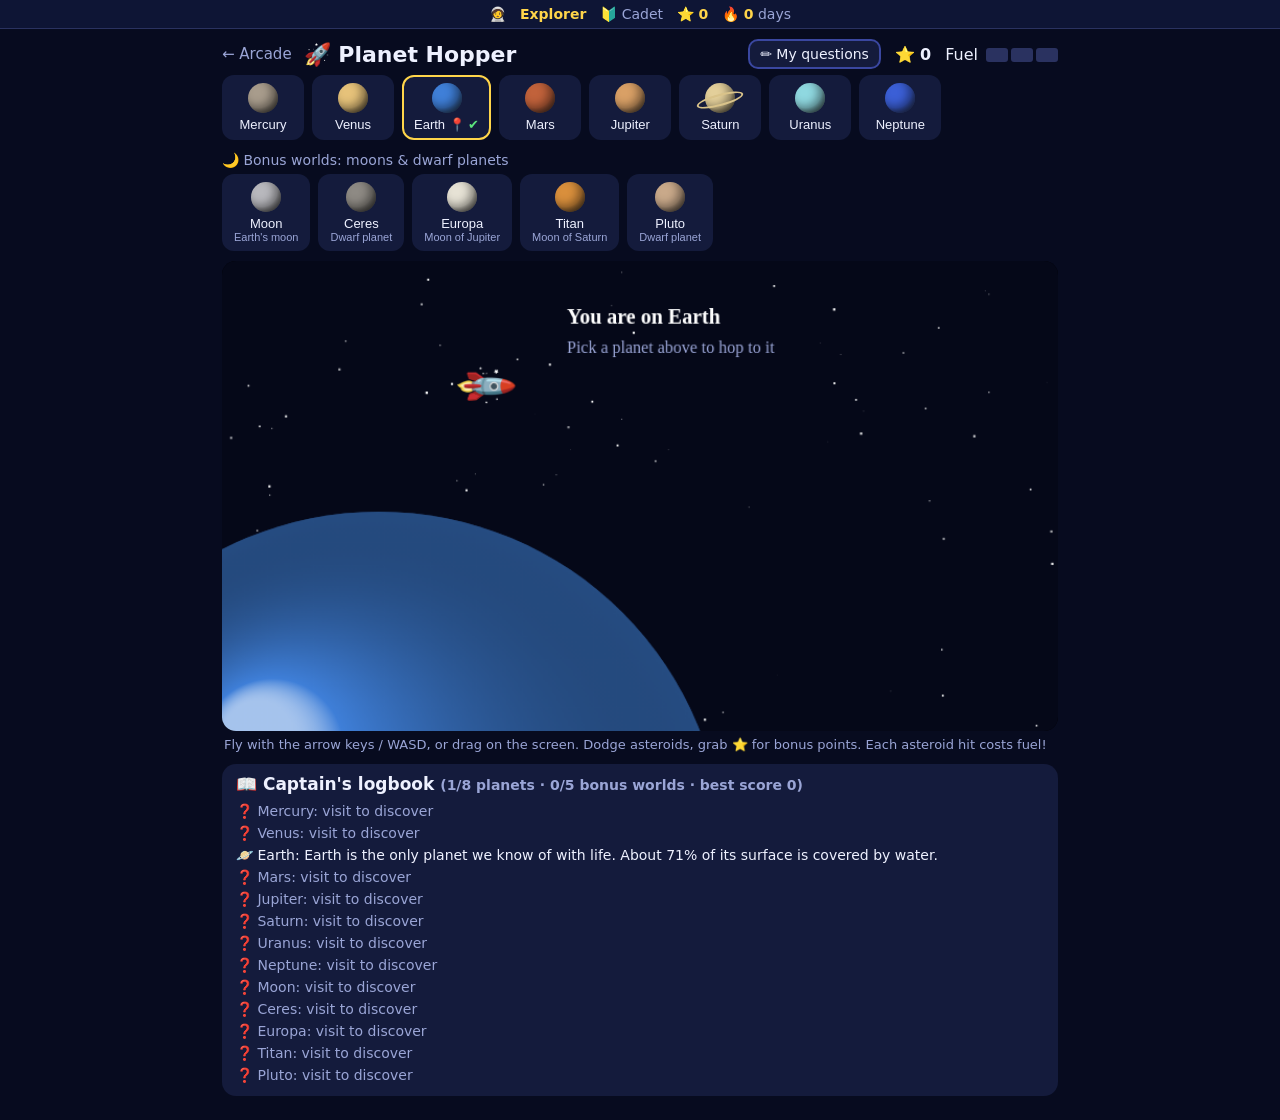
<file: games/planet-hopper/index.html>
<!doctype html>
<html lang="en">
<head>
<meta charset="utf-8">
<meta name="viewport" content="width=device-width, initial-scale=1">
<title>Planet Hopper</title>
<style>
  :root { --bg:#070b1f; --panel:#141b3c; --ink:#eef1ff; --muted:#9aa5d6; --good:#5be37d; --bad:#ff8a8a; --accent:#ffd54a; }
  * { box-sizing:border-box; }
  body { margin:0; background:var(--bg); color:var(--ink); font-family:"Trebuchet MS", system-ui, sans-serif; }
  .wrap { max-width:860px; margin:0 auto; padding:10px 12px 24px; }
  header { display:flex; align-items:center; gap:12px; flex-wrap:wrap; }
  h1 { margin:0; font-size:22px; }
  .back { color:var(--muted); text-decoration:none; font-size:15px; }
  .back:hover { color:var(--ink); }
  .hud { margin-left:auto; display:flex; gap:14px; align-items:center; font-size:16px; }
  .fuel span { display:inline-block; width:22px; height:14px; margin-left:3px; border-radius:3px; background:#2a3260; vertical-align:middle; }
  .fuel span.on { background:var(--good); }
  .row { display:flex; gap:8px; overflow-x:auto; padding:6px 0 10px; }
  .rowlabel { margin-top:2px; }
  .sub { color:var(--muted); font-size:11px; }
  .pbtn { flex:0 0 auto; background:var(--panel); color:var(--ink); border:2px solid transparent; border-radius:12px; padding:6px 10px; cursor:pointer; text-align:center; min-width:82px; font-size:13px; }
  .pbtn:disabled { cursor:default; opacity:.55; }
  .pbtn.here { border-color:var(--accent); opacity:1; }
  .pbtn:not(:disabled):hover { border-color:#5b6bd6; }
  .orb { width:30px; height:30px; border-radius:50%; margin:0 auto 4px; position:relative; box-shadow: inset -6px -6px 10px rgba(0,0,0,.45); }
  .orb.ring::after { content:""; position:absolute; left:-9px; right:-9px; top:11px; height:8px; border:2px solid #d9c38a; border-radius:50%; transform:rotate(-15deg); }
  .stamp { color:var(--good); }
  #stage { position:relative; }
  canvas { width:100%; display:block; border-radius:14px; background:#000; touch-action:none; }
  #overlay { position:absolute; inset:0; display:none; align-items:center; justify-content:center; padding:12px; background:rgba(5,8,25,.82); border-radius:14px; }
  .box { background:var(--panel); border:2px solid #3a47a0; border-radius:16px; padding:16px 18px; width:100%; max-width:560px; max-height:100%; overflow:auto; }
  .box h2 { margin:0 0 8px; font-size:19px; }
  .opt { display:block; width:100%; text-align:left; background:#202a5c; color:var(--ink); border:2px solid transparent; border-radius:10px; padding:10px 12px; margin:7px 0; font-size:16px; cursor:pointer; }
  .opt:hover:not(:disabled) { border-color:var(--accent); }
  .opt.right { background:#1f6b3a; }
  .opt.wrong { background:#7a2a2a; }
  .go { background:var(--accent); color:#222; border:0; border-radius:10px; padding:10px 18px; font-size:16px; font-weight:bold; cursor:pointer; margin-top:8px; }
  .muted { color:var(--muted); font-size:14px; }
  .log { background:var(--panel); border-radius:14px; padding:10px 14px; margin-top:12px; }
  .log h2 { margin:0 0 6px; font-size:17px; }
  .log li { list-style:none; padding:3px 0; font-size:14px; color:var(--muted); }
  .log li.found { color:var(--ink); }
  .log ul { margin:0; padding:0; }
  .mini { background:var(--panel); color:var(--ink); border:2px solid #3a47a0; border-radius:10px; padding:5px 10px; font-size:14px; cursor:pointer; font-family:inherit; }
  .mini:hover { border-color:var(--accent); }
  .fld { width:100%; margin:4px 0; padding:8px 10px; border-radius:8px; border:2px solid #3a47a0; background:#0b1030; color:var(--ink); font-size:15px; font-family:inherit; }
  .fld:focus { outline:none; border-color:var(--accent); }
  .qlist { list-style:none; margin:8px 0 0; padding:0; font-size:14px; }
  .qlist li { display:flex; gap:8px; align-items:center; padding:4px 0; border-top:1px solid #2a3260; }
  .qlist li span { flex:1; }
  .hint { color:var(--muted); font-size:13px; margin:6px 2px 0; }
</style>
</head>
<body>
<div class="wrap">
  <header>
    <a class="back" href="../../">← Arcade</a>
    <h1>🚀 Planet Hopper</h1>
    <div class="hud">
      <button class="mini" id="myq" title="Write your own questions">✏️ My questions</button>
      <div>⭐ <b id="score">0</b></div>
      <div class="fuel">Fuel <span id="f0"></span><span id="f1"></span><span id="f2"></span></div>
    </div>
  </header>
  <div id="map" class="row"></div>
  <div class="muted rowlabel">🌙 Bonus worlds: moons &amp; dwarf planets</div>
  <div id="bonus" class="row"></div>
  <div id="stage">
    <canvas id="cv" width="800" height="450"></canvas>
    <div id="overlay"><div class="box" id="box"></div></div>
  </div>
  <p class="hint">Fly with the arrow keys / WASD, or drag on the screen. Dodge asteroids, grab ⭐ for bonus points. Each asteroid hit costs fuel!</p>
  <div class="log"><h2>📖 Captain's logbook <span class="muted" id="tour"></span></h2><ul id="log"></ul></div>
</div>

<script src="../../profile.js"></script>
<script>
"use strict";
const W = 800, H = 450;

// Game data lives in data/planets.json and data/questions.json (see README for how to add more).
// Question format: { q: question, a: [correct answer, ...wrong answers], e: explanation shown after answering }
let PLANETS = [], GENERAL = [], MAIN_COUNT = 8;      // everything from the first "bonus" planet on is a bonus world
let BASE = { general:[], destinations:{} };
const posOf = i => PLANETS[i].pos ?? i;

// ---------- state ----------
const $ = id => document.getElementById(id);
const cv = $("cv"), ctx = cv.getContext("2d");
let here = 2;                 // start on Earth
let mode = "idle";            // idle | quiz | flight
let fuel = 0, score = 0;
let flight = null, rocket = { x:160, y:H/2, tx:160, ty:H/2 };
let saved = { visited:[2], best:0 };
try { const s = JSON.parse(localStorage.getItem("ph-save")); if (s && Array.isArray(s.visited)) saved = s; } catch(e) {}
const persist = () => { try { localStorage.setItem("ph-save", JSON.stringify(saved)); } catch(e) {} };
let asked = new Set();
const keys = {};

const esc = s => String(s).replace(/[&<>"']/g, c => ({ "&":"&amp;", "<":"&lt;", ">":"&gt;", '"':"&quot;", "'":"&#39;" }[c]));
const shuffle = a => { a = a.slice(); for (let i=a.length-1;i>0;i--) { const j=Math.floor(Math.random()*(i+1)); [a[i],a[j]]=[a[j],a[i]]; } return a; };

// ---------- DOM ----------
function renderHud() {
  $("score").textContent = score;
  for (let i=0;i<3;i++) $("f"+i).className = i < fuel ? "on" : "";
}
function renderMap() {
  $("map").innerHTML = ""; $("bonus").innerHTML = "";
  PLANETS.forEach((p,i) => {
    const b = document.createElement("button");
    b.className = "pbtn" + (i===here ? " here" : "");
    b.disabled = mode !== "idle" || i === here;
    const visited = saved.visited.includes(i);
    b.innerHTML = `<div class="orb${p.ring?" ring":""}" style="background:radial-gradient(circle at 35% 30%, ${p.color}, ${p.color} 55%, #222)"></div>${p.id}${i===here?" 📍":""}${visited?' <span class="stamp">✔</span>':""}${p.sub?`<div class="sub">${p.sub}</div>`:""}`;
    b.onclick = () => beginTrip(i);
    $(i < MAIN_COUNT ? "map" : "bonus").appendChild(b);
  });
}
const countVisited = (from, to) => saved.visited.filter(i => i >= from && i < to).length;
function renderLog() {
  $("log").innerHTML = "";
  PLANETS.forEach((p,i) => {
    const li = document.createElement("li");
    const v = saved.visited.includes(i);
    li.className = v ? "found" : "";
    li.textContent = v ? `${i < MAIN_COUNT ? "🪐" : "🌙"} ${p.id}: ${p.fact}` : `❓ ${p.id}: visit to discover`;
    $("log").appendChild(li);
  });
  $("tour").textContent = `(${countVisited(0, MAIN_COUNT)}/${MAIN_COUNT} planets · ${countVisited(MAIN_COUNT, PLANETS.length)}/${PLANETS.length - MAIN_COUNT} bonus worlds · best score ${saved.best})`;
}
function showBox(html) { $("box").innerHTML = html; $("overlay").style.display = "flex"; }
function hideBox() { $("overlay").style.display = "none"; }

// ---------- quiz ----------
function pickQuestions(destIdx, n) {
  const fresh = list => list.filter(q => !asked.has(q.q));
  let pool = shuffle(fresh(PLANETS[destIdx].qs)).slice(0, 2);
  pool = pool.concat(shuffle(fresh(GENERAL)));
  if (pool.length < n) { asked.clear(); pool = shuffle(PLANETS[destIdx].qs.concat(GENERAL)); }
  return pool.slice(0, n);
}
function askOne(q, title, done) {
  asked.add(q.q);
  const opts = shuffle(q.a.map((t,i) => ({t, ok:i===0})));
  showBox(`<h2>${title}</h2><p style="font-size:17px;margin:4px 0 8px">${esc(q.q)}</p><div id="opts"></div><div id="fb"></div>`);
  const holder = $("opts");
  opts.forEach(o => {
    const b = document.createElement("button");
    b.className = "opt"; b.textContent = o.t;
    b.onclick = () => {
      holder.querySelectorAll(".opt").forEach((x,i) => { x.disabled = true; if (opts[i].ok) x.classList.add("right"); });
      if (!o.ok) b.classList.add("wrong");
      $("fb").innerHTML = `<p class="muted">${o.ok ? "✅ Correct! " : "❌ Not quite. "}${esc(q.e || "")}</p><button class="go" id="nx">Next ▶</button>`;
      $("nx").onclick = () => done(o.ok);
    };
    holder.appendChild(b);
  });
}
function askSeries(qs, title, perCorrect, finish) {
  let i = 0, right = 0;
  const step = () => {
    if (i >= qs.length) return finish(right);
    askOne(qs[i], `${title} (${i+1}/${qs.length})`, ok => { if (ok) { right++; perCorrect(); } i++; step(); });
  };
  step();
}

// ---------- trip flow ----------
function beginTrip(dest) {
  mode = "quiz"; renderMap();
  Profile.play("planet-hopper");
  fuel = 0; renderHud();
  const p = PLANETS[dest];
  showBox(`<h2>⛽ Refuel for ${p.id}</h2><p>Answer 3 questions. Each correct answer fills a tank of fuel. Asteroids burn fuel when they hit you, so fill up!</p><button class="go" id="st">Start refuelling</button>`);
  $("st").onclick = () => askSeries(pickQuestions(dest, 3), "Refuel", () => { fuel = Math.min(3, fuel+1); score += 50; renderHud(); }, () => {
    let msg = "";
    if (fuel === 0) { fuel = 1; msg = "<p class='muted'>Mission control sends you a tiny emergency tank. Good luck!</p>"; renderHud(); }
    showBox(`<h2>🚀 Ready for launch!</h2><p>Fuel: ${"🟩".repeat(fuel)}</p>${msg}<button class="go" id="lf">Blast off to ${p.id}!</button>`);
    $("lf").onclick = () => startFlight(dest);
  });
}
function startFlight(dest) {
  hideBox();
  const steps = Math.max(1, Math.round(Math.abs(posOf(dest) - posOf(here))));
  flight = { dest, steps, t:0, dur:Math.min(34, 12 + 4*steps), objs:[], spawn:0.5, starT:1, hitCd:0, paused:false };
  rocket.x = rocket.tx = 130; rocket.y = rocket.ty = H/2;
  mode = "flight";
}
function rescue() {
  flight.paused = true;
  const qs = shuffle(GENERAL.concat(PLANETS.flatMap(p => p.qs)).filter(q => !asked.has(q.q)));
  const q = (qs.length ? qs : shuffle(GENERAL))[0];
  askOne(q, "⚠️ Out of fuel! Answer to restart the engine", ok => {
    if (ok) { fuel = 1; score += 50; renderHud(); flight.hitCd = 1.5; flight.objs = flight.objs.filter(o => o.x > rocket.x + 250); hideBox(); flight.paused = false; }
    else rescue();
  });
}
function land() {
  const dest = flight.dest; const p = PLANETS[dest];
  mode = "idle"; here = dest; flight = null;
  const firstTime = !saved.visited.includes(dest);
  const mainBefore = countVisited(0, MAIN_COUNT), bonusBefore = countVisited(MAIN_COUNT, PLANETS.length);
  if (firstTime) saved.visited.push(dest);
  score += 100;
  if (score > saved.best) saved.best = score;
  persist(); renderHud(); renderMap(); renderLog();
  const grand = mainBefore < MAIN_COUNT && countVisited(0, MAIN_COUNT) === MAIN_COUNT;
  const deep = bonusBefore < PLANETS.length - MAIN_COUNT && countVisited(MAIN_COUNT, PLANETS.length) === PLANETS.length - MAIN_COUNT;
  const won = grand || deep;
  Profile.award("planet-hopper", firstTime ? 5 : 2, firstTime ? "New world: " + p.id : "Landed on " + p.id);
  if (grand) { Profile.award("planet-hopper", 10, "Grand Tour complete!"); Profile.unlock("ph-grand-tour"); }
  if (deep) { Profile.award("planet-hopper", 10, "Deep Space Tour complete!"); Profile.unlock("ph-deep-space"); }
  if (p.id === "Pluto") Profile.unlock("ph-pluto");
  showBox(`<h2>🎉 Landed on ${p.id}!</h2><p>${p.fact}</p><p class="muted">+100 points ${firstTime ? "· added to your logbook!" : ""}</p>
    ${grand ? `<h2>🏆 Grand Tour complete!</h2><p>You visited all 8 planets. Now try the bonus worlds!</p>` : ""}
    ${deep ? `<h2>🌟 Deep Space Tour complete!</h2><p>You visited every moon and dwarf planet. Final score ${score}.</p>` : ""}
    <button class="go" id="ok">${won ? "Keep exploring" : "Pick the next destination"}</button>`);
  $("ok").onclick = hideBox;
}

// ---------- input ----------
addEventListener("keydown", e => { keys[e.key.toLowerCase()] = true; if (mode==="flight" && e.key.startsWith("Arrow")) e.preventDefault(); });
addEventListener("keyup", e => { keys[e.key.toLowerCase()] = false; });
function pointerTo(e) {
  if (mode !== "flight") return;
  const r = cv.getBoundingClientRect();
  rocket.tx = Math.max(30, Math.min(W*0.6, (e.clientX - r.left) / r.width * W));
  rocket.ty = Math.max(30, Math.min(H-30, (e.clientY - r.top) / r.height * H));
}
cv.addEventListener("pointermove", pointerTo);
cv.addEventListener("pointerdown", pointerTo);

// ---------- update ----------
const bgStars = Array.from({length:90}, () => ({ x:Math.random()*W, y:Math.random()*H, z:Math.random()*2+0.3 }));
function update(dt) {
  const speedBoost = mode === "flight" ? 1 : 0.15;
  bgStars.forEach(s => { s.x -= s.z * 120 * speedBoost * dt; if (s.x < 0) { s.x += W; s.y = Math.random()*H; } });
  if (mode !== "flight" || flight.paused) return;

  // movement
  const sp = 340;
  if (keys["arrowleft"]||keys["a"]) rocket.tx -= sp*dt;
  if (keys["arrowright"]||keys["d"]) rocket.tx += sp*dt;
  if (keys["arrowup"]||keys["w"]) rocket.ty -= sp*dt;
  if (keys["arrowdown"]||keys["s"]) rocket.ty += sp*dt;
  rocket.tx = Math.max(30, Math.min(W*0.6, rocket.tx));
  rocket.ty = Math.max(30, Math.min(H-30, rocket.ty));
  const k = 1 - Math.pow(0.0005, dt);
  rocket.x += (rocket.tx - rocket.x) * k;
  rocket.y += (rocket.ty - rocket.y) * k;

  flight.t += dt;
  flight.hitCd = Math.max(0, flight.hitCd - dt);
  const diff = flight.steps;
  flight.spawn -= dt;
  if (flight.spawn <= 0) {
    flight.spawn = Math.max(0.4, 0.95 - diff*0.05) * (0.7 + Math.random()*0.6);
    const r = 14 + Math.random()*20;
    flight.objs.push({ kind:"rock", x:W+r, y:30+Math.random()*(H-60), r, vx:-(200 + diff*18 + Math.random()*90), rot:Math.random()*6 });
  }
  flight.starT -= dt;
  if (flight.starT <= 0) {
    flight.starT = 1.4 + Math.random();
    flight.objs.push({ kind:"star", x:W+20, y:40+Math.random()*(H-80), r:14, vx:-220, rot:0 });
  }
  for (const o of flight.objs) {
    o.x += o.vx*dt; o.rot += dt;
    if (o.dead) continue;
    const d = Math.hypot(o.x - rocket.x, o.y - rocket.y);
    if (o.kind === "star" && d < o.r + 18) { o.dead = true; score += 10; renderHud(); }
    if (o.kind === "rock" && d < o.r + 12 && flight.hitCd === 0) {
      o.dead = true; flight.hitCd = 1.2; fuel--; renderHud();
      cv.style.transform = "translateX(4px)"; setTimeout(() => cv.style.transform = "", 80);
      if (fuel <= 0) { fuel = 0; renderHud(); rescue(); return; }
    }
  }
  flight.objs = flight.objs.filter(o => !o.dead && o.x > -60);
  if (flight.t >= flight.dur) land();
}

// ---------- draw ----------
function drawPlanet(p, cx, cy, r) {
  const g = ctx.createRadialGradient(cx - r*0.35, cy - r*0.35, r*0.1, cx, cy, r);
  g.addColorStop(0, "#fff8"); g.addColorStop(0.12, p.color); g.addColorStop(1, "#0006");
  if (p.ring) { ctx.strokeStyle = "#d9c38a"; ctx.lineWidth = r*0.12; ctx.beginPath(); ctx.ellipse(cx, cy, r*1.7, r*0.4, -0.25, Math.PI, Math.PI*2); ctx.stroke(); }
  ctx.fillStyle = p.color; ctx.beginPath(); ctx.arc(cx, cy, r, 0, Math.PI*2); ctx.fill();
  ctx.fillStyle = g; ctx.beginPath(); ctx.arc(cx, cy, r, 0, Math.PI*2); ctx.fill();
  if (p.ring) { ctx.strokeStyle = "#d9c38a"; ctx.lineWidth = r*0.12; ctx.beginPath(); ctx.ellipse(cx, cy, r*1.7, r*0.4, -0.25, 0, Math.PI); ctx.stroke(); }
}
function drawRocket(x, y, blink, flame) {
  if (blink && Math.floor(performance.now()/90) % 2) return;
  ctx.save(); ctx.translate(x, y);
  if (flame) { ctx.fillStyle = "#ffb347"; ctx.beginPath(); ctx.moveTo(-14, 0); ctx.lineTo(-34 - Math.random()*10, -5); ctx.lineTo(-34 - Math.random()*10, 5); ctx.fill(); }
  ctx.rotate(Math.PI/4); ctx.font = "38px serif"; ctx.textAlign = "center"; ctx.textBaseline = "middle"; ctx.fillText("🚀", 0, 0);
  ctx.restore();
}
function draw() {
  ctx.fillStyle = "#050818"; ctx.fillRect(0, 0, W, H);
  ctx.fillStyle = "#fff";
  bgStars.forEach(s => { ctx.globalAlpha = 0.35 + s.z/3; ctx.fillRect(s.x, s.y, s.z, s.z); });
  ctx.globalAlpha = 1;

  if (mode !== "flight") {
    drawPlanet(PLANETS[here], 150, H + 120, 330);
    const bob = Math.sin(performance.now()/500) * 4;
    drawRocket(250, 120 + bob, false, false);
    ctx.fillStyle = "#fff"; ctx.font = "bold 20px Trebuchet MS"; ctx.textAlign = "left";
    ctx.fillText(`You are on ${PLANETS[here].id}`, 330, 60);
    ctx.fillStyle = "#9aa5d6"; ctx.font = "16px Trebuchet MS";
    ctx.fillText("Pick a planet above to hop to it", 330, 88);
    return;
  }
  const f = flight, prog = Math.min(1, f.t / f.dur);
  // destination grows ahead
  const dp = PLANETS[f.dest];
  drawPlanet(dp, W + 100 - 330*prog*prog, H/2, 24 + 210*prog*prog);
  // progress bar
  ctx.fillStyle = "#ffffff22"; ctx.fillRect(20, 14, W-40, 8);
  ctx.fillStyle = "#ffd54a"; ctx.fillRect(20, 14, (W-40)*prog, 8);
  ctx.font = "14px Trebuchet MS"; ctx.fillStyle = "#fff"; ctx.textAlign = "left";
  ctx.fillText(`${PLANETS[here].id} → ${dp.id}`, 20, 40);
  // objects
  for (const o of f.objs) {
    if (o.kind === "star") { ctx.font = "28px serif"; ctx.textAlign = "center"; ctx.textBaseline = "middle"; ctx.fillText("⭐", o.x, o.y); }
    else {
      ctx.save(); ctx.translate(o.x, o.y); ctx.rotate(o.rot);
      ctx.fillStyle = "#8b8579"; ctx.beginPath();
      for (let i=0;i<9;i++) { const a = i/9*Math.PI*2, rr = o.r*(0.82 + 0.18*Math.sin(i*2.7+o.r)); ctx[i?"lineTo":"moveTo"](Math.cos(a)*rr, Math.sin(a)*rr); }
      ctx.closePath(); ctx.fill();
      ctx.fillStyle = "#6c675d"; ctx.beginPath(); ctx.arc(-o.r*0.25, -o.r*0.2, o.r*0.25, 0, 7); ctx.fill();
      ctx.beginPath(); ctx.arc(o.r*0.3, o.r*0.25, o.r*0.15, 0, 7); ctx.fill();
      ctx.restore();
    }
  }
  drawRocket(rocket.x, rocket.y, f.hitCd > 0, true);
}

let last = performance.now();
function frame(now) {
  const dt = Math.min(0.05, (now - last)/1000); last = now;
  update(dt); draw();
  requestAnimationFrame(frame);
}

// ---------- data loading + custom questions ----------
const CUSTOM_KEY = "ph-custom";
function loadCustom() {
  try { const s = JSON.parse(localStorage.getItem(CUSTOM_KEY)); if (Array.isArray(s)) return s; } catch(e) {}
  return [];
}
function saveCustom(list) { try { localStorage.setItem(CUSTOM_KEY, JSON.stringify(list)); return true; } catch(e) { return false; } }
function rebuildPools() {
  const cust = loadCustom();
  GENERAL = BASE.general.concat(cust.filter(c => !c.dest));
  PLANETS.forEach(p => { p.qs = (BASE.destinations[p.id] || []).concat(cust.filter(c => c.dest === p.id)); });
}
function checkQuestion(q) {
  if (!q || typeof q.q !== "string" || !q.q.trim()) return "missing question text";
  if (!Array.isArray(q.a) || q.a.length < 2) return "needs at least 2 answers";
  if (new Set(q.a.map(x => String(x).trim().toLowerCase())).size !== q.a.length) return "duplicate answers";
  return null;
}
async function loadData() {
  const get = async url => { const r = await fetch(url); if (!r.ok) throw new Error(url + " (" + r.status + ")"); return r.json(); };
  const [planets, questions] = await Promise.all([get("data/planets.json"), get("data/questions.json")]);
  PLANETS = planets; BASE = questions;
  const bonus = PLANETS.findIndex(p => p.bonus);
  MAIN_COUNT = bonus < 0 ? PLANETS.length : bonus;
  const all = BASE.general.map(q => ["general", q]);
  Object.entries(BASE.destinations).forEach(([id, qs]) => qs.forEach(q => all.push([id, q])));
  all.forEach(([where, q]) => { const bad = checkQuestion(q); if (bad) console.warn("Bad question in " + where + ": " + bad, q); });
  Object.keys(BASE.destinations).forEach(id => { if (!PLANETS.some(p => p.id === id)) console.warn("questions.json has questions for unknown destination: " + id); });
}

function showEditor(msg) {
  if (mode !== "idle") return;
  const custom = loadCustom();
  showBox(`<h2>✏️ My questions</h2>
    <p class="muted">Write your own question! It will pop up while refuelling, mixed in with the others.</p>
    <input class="fld" id="eq" maxlength="200" placeholder="Your question">
    <input class="fld" id="ea" maxlength="80" placeholder="✅ The right answer">
    <input class="fld" id="ew1" maxlength="80" placeholder="❌ A wrong answer">
    <input class="fld" id="ew2" maxlength="80" placeholder="❌ Another wrong answer (optional)">
    <input class="fld" id="ew3" maxlength="80" placeholder="❌ One more wrong answer (optional)">
    <input class="fld" id="ee" maxlength="200" placeholder="Fun fact to show after answering (optional)">
    <select class="fld" id="ed"><option value="">Ask it on any trip</option>${PLANETS.map(p => `<option value="${esc(p.id)}">Only when going to ${esc(p.id)}</option>`).join("")}</select>
    <div id="emsg" class="muted" style="min-height:22px">${msg || ""}</div>
    <button class="go" id="eadd">Add question</button> <button class="go" id="eclose" style="background:#2a3470;color:#fff">Close</button>
    ${custom.length ? `<h2 style="margin-top:16px">My ${custom.length} question${custom.length > 1 ? "s" : ""}</h2>
      <ul class="qlist">${custom.map((c, i) => `<li><span>${esc(c.q)} <i class="muted">→ ${esc(c.a[0])}</i></span><button class="mini" data-del="${i}">🗑️</button></li>`).join("")}</ul>
      <button class="mini" id="eexp" style="margin-top:8px">⬇️ Download as JSON</button>` : ""}`);
  $("eclose").onclick = hideBox;
  $("eadd").onclick = () => {
    const v = id => $(id).value.trim();
    const q = { q: v("eq"), a: [v("ea"), v("ew1"), v("ew2"), v("ew3")].filter(Boolean), e: v("ee") };
    if ($("ed").value) q.dest = $("ed").value;
    const bad = checkQuestion(q);
    if (!v("ea")) return showEditor("Add the right answer first.");
    if (bad) return showEditor("Hmm: " + (bad === "needs at least 2 answers" ? "add at least one wrong answer too." : bad === "duplicate answers" ? "every answer should be different." : "write the question first.") );
    const list = loadCustom(); list.push(q);
    const saved = saveCustom(list);
    if (saved) Profile.unlock("ph-question-maker");
    showEditor(saved ? "✅ Added! It will show up on your next trip." : "Couldn't save in this browser.");
    rebuildPools();
  };
  document.querySelectorAll("[data-del]").forEach(b => b.onclick = () => { const list = loadCustom(); list.splice(+b.dataset.del, 1); saveCustom(list); rebuildPools(); showEditor("Deleted."); });
  if ($("eexp")) $("eexp").onclick = () => {
    const out = { general:[], destinations:{} };
    loadCustom().forEach(c => { const item = { q:c.q, a:c.a, e:c.e || "" }; if (c.dest) (out.destinations[c.dest] = out.destinations[c.dest] || []).push(item); else out.general.push(item); });
    const a = document.createElement("a");
    a.href = URL.createObjectURL(new Blob([JSON.stringify(out, null, 2)], { type:"application/json" }));
    a.download = "my-questions.json"; a.click(); URL.revokeObjectURL(a.href);
  };
}
$("myq").onclick = () => showEditor();

loadData().then(() => {
  rebuildPools(); renderHud(); renderMap(); renderLog();
  requestAnimationFrame(frame);
}).catch(err => {
  console.error(err);
  showBox(`<h2>😕 Couldn't load the game data</h2>
    <p>${esc(err.message)}</p>
    <p class="muted">If you opened <code>index.html</code> by double-clicking it, browsers block loading the data files. Start a small local server instead:</p>
    <pre style="background:#0b1030;padding:8px;border-radius:8px">python3 -m http.server 8800</pre>
    <p class="muted">Run it in the arcade folder, then open http://localhost:8800/games/planet-hopper/ or play the online version.</p>`);
});
</script>
</body>
</html>
</file>
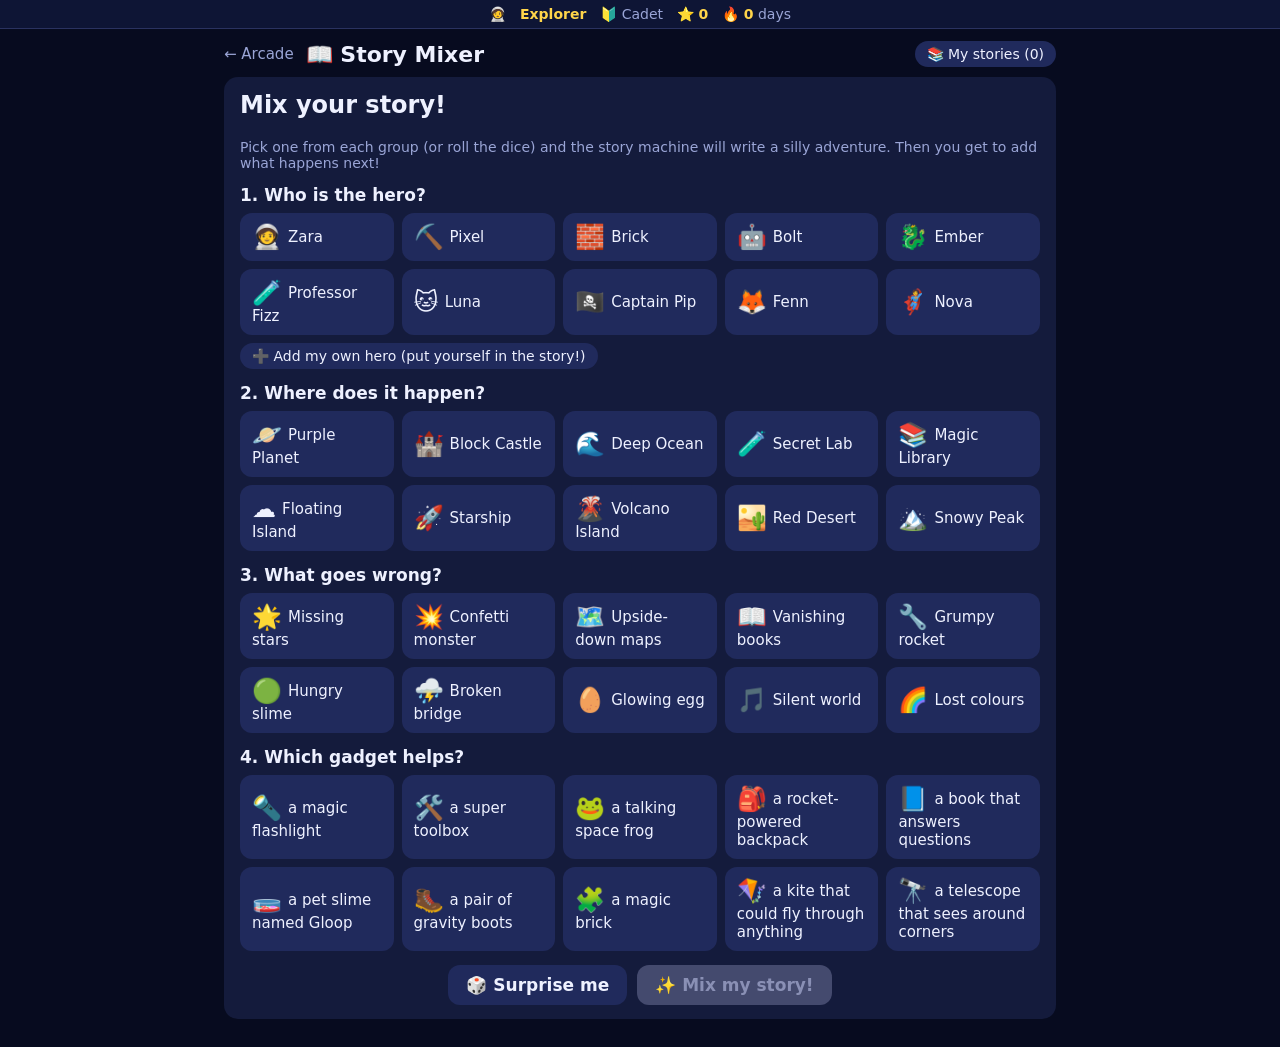
<file: games/story-mixer/index.html>
<!doctype html>
<html lang="en">
<head>
<meta charset="utf-8">
<meta name="viewport" content="width=device-width, initial-scale=1">
<title>Story Mixer</title>
<link rel="stylesheet" href="../../shared.css">
<style>
  .group { margin:14px 0; }
  .group h3 { margin:0 0 8px; font-size:17px; }
  .opts { display:grid; grid-template-columns:repeat(auto-fill, minmax(150px, 1fr)); gap:8px; }
  .opt { background:var(--panel2); color:var(--ink); border:2px solid transparent; border-radius:12px; padding:8px 10px; font-size:15px; cursor:pointer; text-align:left; font-family:inherit; }
  .opt:hover { border-color:#5b6bd6; }
  .opt.sel { border-color:var(--accent); background:#2b3680; }
  .opt .e { font-size:24px; margin-right:6px; vertical-align:middle; }
  .title { width:100%; font-size:clamp(22px, 5vw, 30px); font-weight:bold; background:transparent; color:var(--accent); border:0; border-bottom:2px dashed #3a47a0; padding:4px 0; font-family:inherit; text-align:center; }
  .title:focus { outline:none; border-bottom-color:var(--accent); }
  .picks { text-align:center; font-size:30px; margin:6px 0; letter-spacing:6px; }
  .story { margin:12px 0; }
  .para { font-size:18px; line-height:1.65; margin:0 0 14px; padding:10px 14px; border-radius:12px; background:#0d1330; }
  .para.you { background:#14304a; border-left:5px solid var(--good); }
  mark.pw { background:#3a2f7a; color:#ffe9a8; border-radius:5px; padding:0 4px; cursor:help; border-bottom:2px dotted var(--accent); }
  .words { font-size:15px; }
  .words li { margin:4px 0; }
  .tools { display:flex; gap:8px; flex-wrap:wrap; margin:10px 0; }
  .tools .btn { font-size:15px; padding:8px 12px; }
  textarea { width:100%; min-height:84px; border-radius:12px; border:3px solid #3a47a0; background:var(--bg); color:var(--ink); font-size:17px; padding:10px; font-family:inherit; resize:vertical; }
  textarea:focus { outline:none; border-color:var(--accent); }
  .chips { display:flex; gap:6px; flex-wrap:wrap; margin:8px 0; }
  .chip { background:var(--panel2); color:var(--ink); border:0; border-radius:99px; padding:5px 12px; font-size:14px; cursor:pointer; font-family:inherit; }
  .chip:hover { background:#3a4890; }
  .tip { color:var(--muted); font-size:14px; margin:6px 0; }
  .badge { color:var(--accent); font-weight:bold; }
  .lib { display:grid; gap:10px; }
  .item { display:flex; gap:10px; align-items:center; background:var(--panel2); border-radius:12px; padding:10px 12px; }
  .item .t { flex:1; }
  .item .t small { display:block; color:var(--muted); }
  .toast { position:fixed; left:50%; bottom:22px; transform:translateX(-50%); background:#1f6b3a; padding:8px 16px; border-radius:99px; font-size:15px; display:none; }
</style>
</head>
<body>
<div class="wrap">
  <header class="top">
    <a class="back" href="../../">← Arcade</a>
    <h1>📖 Story Mixer</h1>
    <div class="hud" id="hud"></div>
  </header>
  <div class="card" id="screen"></div>
</div>
<div class="toast" id="toast"></div>

<script src="../../profile.js"></script>
<script src="../../shared.js"></script>
<script>
"use strict";
// Story pieces live in story.json (see README for how to add more).
let BASE_HEROES = [], HEROES = [], PLACES = [], PROBLEMS = [], HELPERS = [], ADJ = [], FEEL = [], SILLY = [], SOUNDS = [], TIMES = [],
    CELEBRATE = [], MORALS = [], P1 = [], P2 = [], P3 = [], STARTERS = [], TIPS = [];

const $ = id => document.getElementById(id);
const { esc, pick, store, fetchJSON, download, loadErrorHtml } = ARC;
const fill = (t, c) => t.replace(/\{(\w+)\}/g, (m, k) => c[k] ?? m);

let library = [];
try { const s = JSON.parse(localStorage.getItem("sm-library")); if (Array.isArray(s)) library = s; } catch(e) {}
const persist = () => { try { localStorage.setItem("sm-library", JSON.stringify(library)); return true; } catch(e) { return false; } };

let picks = { hero:null, place:null, problem:null, helper:null };
let story = null;       // { id, title, picks, words:[[w,def],[w,def]], paras:[{text, by}] }
let tipIdx = 0;

function toast(msg) {
  const t = $("toast"); t.textContent = msg; t.style.display = "block";
  clearTimeout(toast.h); toast.h = setTimeout(() => t.style.display = "none", 1800);
}

// ---------- building a story ----------
function build(p, heroSnap) {
  const hero = heroSnap || HEROES[p.hero], place = PLACES[p.place], prob = PROBLEMS[p.problem], help = HELPERS[p.helper];
  const adj = pick(ADJ), feel = pick(FEEL), [sn, sv] = pick(SILLY);
  const sounds = [...SOUNDS].sort(() => Math.random() - 0.5);
  const c = { hero:hero.name, desc:hero.desc, at:place.at, flavor:place.flavor, start:prob.start, cause:prob.cause, solve:prob.solve,
    helper:help.name, power:help.power, adj:adj[0], feel:feel[0], sn, sv, s1:sounds[0], s2:sounds[1], time:pick(TIMES),
    celebrate:pick(CELEBRATE), moral:pick(MORALS) };
  return {
    id:null, title:`${hero.name} and ${prob.title}`, picks:{ ...p }, hero:{ e:hero.e, name:hero.name, desc:hero.desc }, words:[adj, feel],
    paras:[P1, P2, P3].map(set => ({ text:fill(pick(set), c), by:"game" })),
  };
}

// ---------- screens ----------
function renderHud() { $("hud").innerHTML = `<button class="chip" id="libBtn">📚 My stories (${library.length})</button>`; $("libBtn").onclick = showLibrary; }

function group(title, key, items) {
  return `<div class="group"><h3>${title}</h3><div class="opts">${items.map((it, i) =>
    `<button class="opt${picks[key] === i ? " sel" : ""}" data-k="${key}" data-i="${i}"><span class="e">${esc(it.e)}</span>${esc(it.name)}</button>`).join("")}</div></div>`;
}
function showPicker() {
  story = null; renderHud();
  const ready = Object.values(picks).every(v => v !== null);
  $("screen").innerHTML = `<h2 style="margin-top:0">Mix your story!</h2>
    <p class="muted">Pick one from each group (or roll the dice) and the story machine will write a silly adventure. Then you get to add what happens next!</p>
    ${group("1. Who is the hero?", "hero", HEROES)}<div style="margin:-6px 0 10px"><button class="chip" id="addhero">➕ Add my own hero (put yourself in the story!)</button></div>${group("2. Where does it happen?", "place", PLACES)}
    ${group("3. What goes wrong?", "problem", PROBLEMS)}${group("4. Which gadget helps?", "helper", HELPERS)}
    <div class="row"><button class="btn alt" id="dice">🎲 Surprise me</button><button class="btn" id="mix" ${ready ? "" : "disabled"}>✨ Mix my story!</button></div>`;
  document.querySelectorAll(".opt").forEach(b => b.onclick = () => { picks[b.dataset.k] = +b.dataset.i; showPicker(); });
  $("addhero").onclick = showHeroEditor;
  $("dice").onclick = () => { picks = { hero:rand(HEROES), place:rand(PLACES), problem:rand(PROBLEMS), helper:rand(HELPERS) }; showPicker(); };
  $("mix").onclick = () => { story = build(picks); Profile.play("story-mixer"); showStory(); };
}
const rand = a => Math.floor(Math.random() * a.length);

function paraHtml(p, words) {
  if (p.by === "you") return `<div class="para you">✍️ </div>`;
  let h = esc(p.text);
  words.forEach(([w, d]) => { h = h.replace(new RegExp(`\\b(${w})\\b`, "gi"), `<mark class="pw" title="${esc(d)}">$1</mark>`); });
  return `<div class="para">${h}</div>`;
}
function emojiLine() {
  const p = story.picks;
  return [story.hero || HEROES[p.hero], PLACES[p.place], PROBLEMS[p.problem], HELPERS[p.helper]].map(x => x.e).join(" ");
}
function showStory() {
  renderHud();
  const mine = story.paras.filter(p => p.by === "you").length;
  const badge = mine >= 3 ? `<span class="badge">🏅 Story Author! You wrote ${mine} parts.</span>` : mine >= 1 ? `<span class="badge">✍️ Co-author: ${mine} part${mine > 1 ? "s" : ""} written${mine < 3 ? ". Add " + (3 - mine) + " more for a badge!" : ""}</span>` : "";
  $("screen").innerHTML = `<input class="title" id="title" maxlength="60" aria-label="Story title">
    <div class="picks">${emojiLine()}</div>
    <div class="story" id="story"></div>
    <div class="card" style="background:#0d1330"><b>⭐ Power words</b>
      <ul class="words">${story.words.map(([w, d]) => `<li><mark class="pw">${w}</mark>: ${d}</li>`).join("")}</ul></div>
    <h3>What happens next?</h3>
    <div class="chips">${STARTERS.map(s => `<button class="chip" data-s="${esc(s)}">${s}</button>`).join("")}</div>
    <textarea id="mine" maxlength="400" placeholder="Write the next part of the story…"></textarea>
    <div class="tip">${TIPS[tipIdx % TIPS.length]} ${badge}</div>
    <div class="row" style="justify-content:flex-start"><button class="btn" id="add">➕ Add to story</button></div>
    <div class="tools">
      <button class="btn alt" id="read">🔊 Read aloud</button><button class="btn alt" id="copy">📋 Copy</button><button class="btn alt" id="save">💾 Save</button>
      <button class="btn alt" id="remix">🔀 Remix</button><button class="btn alt" id="new">⬅️ New story</button>
    </div>`;
  $("title").value = story.title;
  $("title").oninput = e => { story.title = e.target.value; };
  const box = $("story");
  story.paras.forEach(p => {
    box.insertAdjacentHTML("beforeend", paraHtml(p, story.words));
    if (p.by === "you") box.lastElementChild.append(document.createTextNode(p.text));
  });
  document.querySelectorAll(".chip[data-s]").forEach(b => b.onclick = () => { const t = $("mine"); t.value = (t.value ? t.value + " " : "") + b.dataset.s + " "; t.focus(); });
  $("add").onclick = addMine;
  $("read").onclick = readAloud;
  $("copy").onclick = copyStory;
  $("save").onclick = saveStory;
  $("remix").onclick = () => { if (story.paras.some(p => p.by === "you") && !confirm("Remixing will throw away the parts you wrote. Continue?")) return; const id = story.id; story = build(story.picks, story.hero); story.id = id; stopReading(); showStory(); };
  $("new").onclick = () => { stopReading(); showPicker(); };
}
function addMine() {
  const v = $("mine").value.trim();
  if (!v) { toast("Write a sentence first!"); return; }
  story.paras.push({ text:v, by:"you" }); tipIdx++;
  const mineCount = story.paras.filter(p => p.by === "you").length;
  if (mineCount <= 5) Profile.award("story-mixer", 2, `You wrote part ${mineCount}`);
  if (mineCount >= 3) Profile.unlock("sm-author");
  showStory();
  toast("Added! Keep going…");
}

// ---------- extras ----------
const plainText = () => story.title + "\n\n" + story.paras.map(p => p.text).join("\n\n");
function stopReading() { try { speechSynthesis.cancel(); } catch(e) {} }
function readAloud() {
  if (!("speechSynthesis" in window)) { toast("Read-aloud isn't supported in this browser."); return; }
  if (speechSynthesis.speaking) { speechSynthesis.cancel(); return; }
  const u = new SpeechSynthesisUtterance(plainText()); u.rate = 0.95; speechSynthesis.speak(u);
}
async function copyStory() {
  try { await navigator.clipboard.writeText(plainText()); toast("Story copied! 📋"); } catch(e) { toast("Couldn't copy. Select the text instead."); }
}
function saveStory() {
  const copy = JSON.parse(JSON.stringify(story));
  if (!copy.title.trim()) copy.title = "My story";
  if (copy.id) { const i = library.findIndex(s => s.id === copy.id); if (i >= 0) library[i] = copy; else library.unshift(copy); }
  else { copy.id = Date.now(); story.id = copy.id; library.unshift(copy); Profile.award("story-mixer", 1, "Story saved"); Profile.unlock("sm-storyteller"); }
  library = library.slice(0, 12);
  toast(persist() ? "Saved to My stories 💾" : "Couldn't save in this browser.");
  renderHud();
}
function showLibrary() {
  stopReading();
  $("screen").innerHTML = `<h2 style="margin-top:0">📚 My stories</h2>${library.length ? `<div class="lib">${library.map(s => `<div class="item"><div class="t"><b>${esc(s.title)}</b><small>${s.paras.length} parts · ${s.paras.filter(p => p.by === "you").length} written by you</small></div><button class="btn alt" data-o="${s.id}">Open</button><button class="chip" data-d="${s.id}">🗑️</button></div>`).join("")}</div>` : `<p class="muted">Nothing saved yet. Mix a story and press 💾 Save.</p>`}
    <div class="row" style="margin-top:14px"><button class="btn" id="back">✨ Mix a new story</button></div>`;
  document.querySelectorAll("[data-o]").forEach(b => b.onclick = () => { story = JSON.parse(JSON.stringify(library.find(s => String(s.id) === b.dataset.o))); showStory(); });
  document.querySelectorAll("[data-d]").forEach(b => b.onclick = () => { if (!confirm("Delete this story?")) return; library = library.filter(s => String(s.id) !== b.dataset.d); persist(); showLibrary(); renderHud(); });
  $("back").onclick = showPicker;
}

// ---------- my heroes ----------
const HERO_KEY = "sm-heroes";
const HERO_EMOJI = ["🧑‍🚀","🦸","🥷","🧙","🧝","🧜","🏴‍☠️","🧑‍🔧","🦊","🐶","🐱","🐼","🦁","🐸","🦄","🐉","🦖","🐙","🤖","👽"];
const customHeroes = () => store.get(HERO_KEY, []);
function rebuildHeroes() { HEROES = BASE_HEROES.concat(customHeroes().map(h => ({ ...h, mine:true }))); }
function showHeroEditor(msg) {
  const list = customHeroes();
  $("screen").innerHTML = `<h2 style="margin-top:0">➕ My heroes</h2>
    <p class="muted">Make yourself, a friend or a pet the hero! Write a name and describe the hero starting with “a” or “an”, like <i>a fearless young astronaut</i>.</p>
    <input class="fld" id="hn" maxlength="20" placeholder="Name" autocomplete="off">
    <input class="fld" id="hd" maxlength="80" placeholder="a … (e.g. a speedy skateboarder who loved space)" autocomplete="off">
    <select class="fld" id="he">${HERO_EMOJI.map(e => `<option>${e}</option>`).join("")}</select>
    <div class="tip" id="hp"></div>
    <div class="msg" id="hm">${msg || ""}</div>
    <div class="row" style="justify-content:flex-start"><button class="btn" id="hadd">Add hero</button><button class="btn alt" id="hback">⬅️ Back</button></div>
    ${list.length ? `<h3>My ${list.length} hero${list.length > 1 ? "es" : ""}</h3>
      <div class="lib">${list.map((h, i) => `<div class="item"><div class="t"><b>${esc(h.e)} ${esc(h.name)}</b><small>${esc(h.desc)}</small></div><button class="chip" data-del="${i}">🗑️</button></div>`).join("")}</div>
      <button class="btn alt" id="hexp" style="font-size:14px;padding:6px 12px;margin-top:10px">⬇️ Download as JSON</button>` : ""}`;
  const preview = () => { const n = $("hn").value.trim(), d = $("hd").value.trim(); $("hp").textContent = n && d ? `Preview: “One sunny morning, ${n}, ${d}, woke up on a faraway planet…”` : ""; };
  $("hn").oninput = preview; $("hd").oninput = preview;
  $("hback").onclick = showPicker;
  $("hadd").onclick = () => {
    const name = $("hn").value.trim(), desc = $("hd").value.trim();
    if (!name) return showHeroEditor("Give your hero a name!");
    if (!desc) return showHeroEditor("Describe your hero, for example: a brave young explorer.");
    if (!/^(a|an|the)\s/i.test(desc)) return showHeroEditor("Start the description with “a” or “an”, like: a brave young explorer.");
    const l = customHeroes(); l.push({ e: $("he").value, name, desc });
    const ok = store.set(HERO_KEY, l); rebuildHeroes();
    if (ok) Profile.unlock("sm-hero-maker");
    showHeroEditor(ok ? `<span class="good">✅ ${esc(name)} joined the team! Find them under “Who is the hero?”</span>` : "Couldn't save in this browser.");
  };
  document.querySelectorAll("[data-del]").forEach(b => b.onclick = () => { const l = customHeroes(); l.splice(+b.dataset.del, 1); store.set(HERO_KEY, l); rebuildHeroes(); picks.hero = null; showHeroEditor("Deleted."); });
  if ($("hexp")) $("hexp").onclick = () => download("my-heroes.json", customHeroes());
}

$("screen").innerHTML = '<p class="muted center">Loading the story machine…</p>';
fetchJSON("story.json").then(d => {
  BASE_HEROES = d.heroes; PLACES = d.places; PROBLEMS = d.problems; HELPERS = d.helpers;
  ADJ = d.powerWords.describing; FEEL = d.powerWords.feelings; SILLY = d.sillyThings; SOUNDS = d.sounds; TIMES = d.times;
  CELEBRATE = d.celebrations; MORALS = d.morals; P1 = d.templates.beginning; P2 = d.templates.middle; P3 = d.templates.ending;
  STARTERS = d.starters; TIPS = d.tips;
  rebuildHeroes();
  renderHud(); showPicker();
}).catch(err => { console.error(err); $("screen").innerHTML = loadErrorHtml(err, "the story pieces"); });
</script>
</body>
</html>
</file>
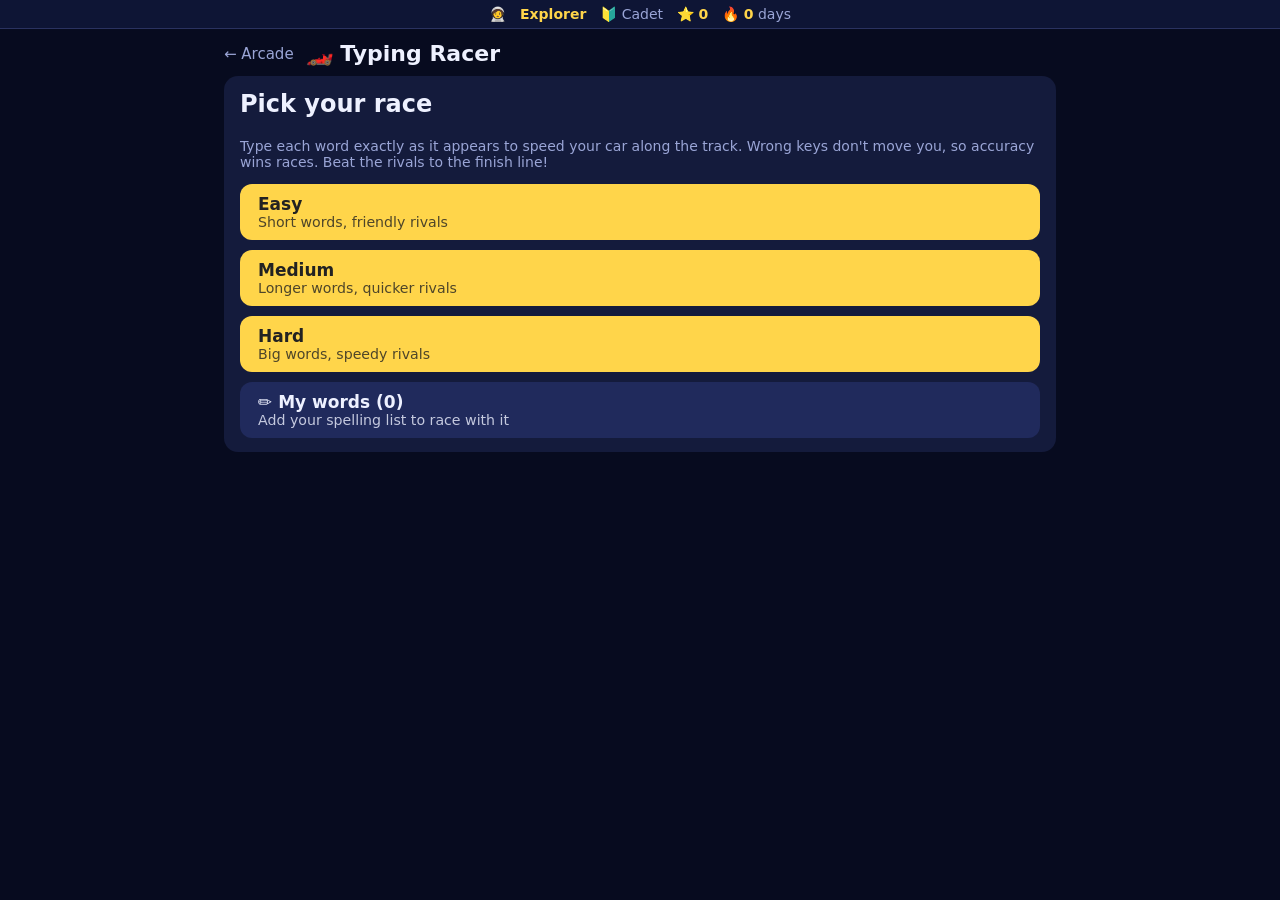
<file: games/typing-racer/index.html>
<!doctype html>
<html lang="en">
<head>
<meta charset="utf-8">
<meta name="viewport" content="width=device-width, initial-scale=1">
<title>Typing Racer</title>
<link rel="stylesheet" href="../../shared.css">
<style>
  .track { background:#1b1f2e; border-radius:12px; padding:8px 10px; }
  .lane { position:relative; height:34px; margin:6px 0; border-bottom:2px dashed #3b4260; }
  .lane .name { position:absolute; left:0; top:-2px; font-size:11px; color:var(--muted); }
  .finish { position:absolute; right:0; top:0; bottom:0; width:14px; background:repeating-conic-gradient(#fff 0 25%, #111 0 50%) 0 0/7px 7px; border-radius:2px; }
  .car { position:absolute; top:8px; width:46px; height:20px; border-radius:8px 12px 6px 6px; transition:left .12s linear; }
  .car::before { content:""; position:absolute; left:26px; top:3px; width:12px; height:8px; background:#cfe9ff; border-radius:3px; }
  .car::after { content:""; position:absolute; left:6px; bottom:-5px; width:10px; height:10px; background:#111; border-radius:50%; box-shadow:24px 0 0 #111; }
  .car.me { outline:2px solid var(--accent); outline-offset:2px; }
  .word { font-size:clamp(34px, 9vw, 56px); text-align:center; font-weight:bold; letter-spacing:3px; margin:14px 0 4px; font-family:"Courier New", monospace; }
  .word .ok { color:var(--good); }
  .word .cur { border-bottom:4px solid var(--accent); }
  .word.err { color:var(--bad); }
  .next { text-align:center; color:var(--muted); font-family:"Courier New", monospace; font-size:20px; }
  .stats { display:flex; gap:16px; justify-content:center; margin-top:10px; font-size:16px; }
  #inp { position:absolute; opacity:0; pointer-events:none; width:1px; height:1px; }
  .levels { display:grid; gap:10px; margin-top:12px; }
  .levels .btn { text-align:left; }
  .levels small { display:block; font-weight:normal; opacity:.8; }
  .big { font-size:72px; }
</style>
</head>
<body>
<div class="wrap">
  <header class="top">
    <a class="back" href="../../">← Arcade</a>
    <h1>🏎️ Typing Racer</h1>
    <div class="hud" id="hud"></div>
  </header>
  <div class="card" id="screen"></div>
</div>
<input id="inp" type="text" autocomplete="off" autocapitalize="off" autocorrect="off" spellcheck="false" aria-label="Type here">

<script src="../../profile.js"></script>
<script src="../../shared.js"></script>
<script>
"use strict";
// Words live in words.json: { "easy": [...], "medium": [...], "hard": [...] }  (see README for how to add more)
let WORDS = { easy:[], medium:[], hard:[] };
const MINE_KEY = "tr-custom", MIN_MINE = 3;
const LEVELS = {
  easy:   { name:"Easy",   note:"Short words, friendly rivals",     words:() => WORDS.easy,                rivals:[0.8, 1.0, 1.2] },
  medium: { name:"Medium", note:"Longer words, quicker rivals",     words:() => WORDS.easy.concat(WORDS.medium),   rivals:[1.2, 1.5, 1.8] },
  hard:   { name:"Hard",   note:"Big words, speedy rivals",         words:() => WORDS.medium.concat(WORDS.hard),   rivals:[1.7, 2.0, 2.4] },
};
const RACE_CHARS = 160;
const COLORS = ["#ffd54a", "#e5484d", "#4aa3ff", "#5be37d"];
const NAMES = ["You", "Zoom", "Turbo", "Blaze"];
const $ = id => document.getElementById(id);
const { esc, shuffle, store, fetchJSON, loadErrorHtml, wordEditor } = ARC;
const customWords = () => store.get(MINE_KEY, []);
// the built-in levels, plus a race made from the player's own words once they have a few
const levelDefs = () => customWords().length >= MIN_MINE
  ? { ...LEVELS, mine:{ name:"⭐ My words", note:`Race using your own ${customWords().length} words`, words:customWords, rivals:[1.2, 1.5, 1.8] } }
  : LEVELS;

let best = {};
try { const s = JSON.parse(localStorage.getItem("tr-best")); if (s && typeof s === "object") best = s; } catch(e) {}
const saveBest = () => { try { localStorage.setItem("tr-best", JSON.stringify(best)); } catch(e) {} };

let r = null, raf = 0;

function showStart() {
  r = null; cancelAnimationFrame(raf);
  $("hud").innerHTML = "";
  $("screen").innerHTML = `<h2 style="margin-top:0">Pick your race</h2>
    <p class="muted">Type each word exactly as it appears to speed your car along the track. Wrong keys don't move you, so accuracy wins races. Beat the rivals to the finish line!</p>
    <div class="levels">${Object.entries(levelDefs()).map(([k,l]) => `<button class="btn" data-l="${k}">${l.name}<small>${l.note}${best[k] ? ` · best ${best[k]} WPM` : ""}</small></button>`).join("")}
      <button class="btn alt" id="mywords">✏️ My words (${customWords().length})<small>Add your spelling list to race with it</small></button></div>`;
  $("mywords").onclick = showWordEditor;
  document.querySelectorAll("[data-l]").forEach(b => b.onclick = () => startRace(b.dataset.l));
}

function buildWords(level) {
  const pool = levelDefs()[level].words(); const out = []; let n = 0;
  let bag = [];
  while (n < RACE_CHARS) { if (!bag.length) bag = shuffle(pool); const w = bag.pop(); out.push(w); n += w.length; }
  return out;
}

function startRace(level) {
  const cfg = levelDefs()[level];
  Profile.play("typing-racer");
  r = { level, words:buildWords(level), wi:0, ci:0, typed:0, errors:0, progress:0, started:0, finishedAt:0,
        rivals:cfg.rivals.map((cps,i) => ({ cps, pos:0, phase:Math.random()*6, done:0 })), phase:"count", count:3, err:false };
  $("screen").innerHTML = `
    <div class="track" id="track">${["me",0,1,2].map((k,i) => `<div class="lane"><span class="name">${NAMES[i]}</span><div class="finish"></div><div class="car ${k==="me"?"me":""}" id="car${i}" style="background:${COLORS[i]};left:0"></div></div>`).join("")}</div>
    <div id="body"></div>`;
  $("hud").innerHTML = `<span id="pos"></span>`;
  $("screen").onclick = () => $("inp").focus();
  $("inp").value = ""; $("inp").focus();
  renderBody();
  const cd = setInterval(() => {
    r.count--;
    if (r.count <= 0) { clearInterval(cd); r.phase = "go"; r.started = performance.now(); r.last = r.started; loop(); }
    renderBody();
  }, 800);
}

function renderBody() {
  if (r.phase === "count") { $("body").innerHTML = `<div class="word" style="color:var(--accent)">${r.count > 0 ? r.count : "GO!"}</div><div class="next">Get ready… click here and start typing when the race begins</div>`; return; }
  const w = r.words[r.wi];
  const letters = w.split("").map((c,i) => `<span class="${i < r.ci ? "ok" : i === r.ci ? "cur" : ""}">${c}</span>`).join("");
  const nxt = r.words.slice(r.wi + 1, r.wi + 4).join("  ");
  const acc = r.typed ? Math.round(100 * (r.typed - r.errors) / r.typed) : 100;
  const mins = (performance.now() - r.started) / 60000;
  const wpm = mins > 0.02 ? Math.round((r.progress / 5) / mins) : 0;
  $("body").innerHTML = `<div class="word${r.err ? " err" : ""}">${letters}</div><div class="next">${nxt}</div>
    <div class="stats"><span>⌨️ ${wpm} WPM</span><span>🎯 ${acc}%</span><span>🏁 ${Math.round(r.progress / RACE_CHARS * 100)}%</span></div>`;
}

function typeChar(ch) {
  if (!r || r.phase !== "go") return;
  const w = r.words[r.wi];
  r.typed++;
  if (ch.toLowerCase() === w[r.ci]) {
    r.ci++; r.progress++; r.err = false;
    if (r.ci >= w.length) { r.wi++; r.ci = 0; }
    if (r.progress >= RACE_CHARS) return finish();
  } else { r.errors++; r.err = true; }
  renderBody();
}
$("inp").addEventListener("input", e => {
  const v = e.target.value; e.target.value = "";
  for (const ch of v) if (/\S/.test(ch)) typeChar(ch);
});
addEventListener("keydown", e => { if (r && r.phase === "go" && e.key === " ") e.preventDefault(); });

function loop() {
  if (!r || r.phase !== "go") return;
  const now = performance.now(), dt = Math.min(0.1, (now - r.last) / 1000); r.last = now;
  const t = (now - r.started) / 1000;
  r.rivals.forEach(v => {
    if (v.done) return;
    v.pos += v.cps * dt * (1 + 0.18 * Math.sin(t * 0.8 + v.phase));
    if (v.pos >= RACE_CHARS) { v.pos = RACE_CHARS; v.done = t; }
  });
  setCar(0, r.progress);
  r.rivals.forEach((v, i) => setCar(i + 1, v.pos));
  const ahead = r.rivals.filter(v => v.pos > r.progress).length;
  $("pos").textContent = `Place: ${ahead + 1}${["st","nd","rd","th"][ahead]} of 4`;
  raf = requestAnimationFrame(loop);
}
function setCar(i, p) {
  const lane = $("car" + i).parentElement;
  $("car" + i).style.left = (p / RACE_CHARS) * (lane.clientWidth - 62) + "px";
}

function finish() {
  r.phase = "end"; cancelAnimationFrame(raf);
  setCar(0, RACE_CHARS);
  const secs = (performance.now() - r.started) / 1000;
  const place = r.rivals.filter(v => v.pos >= RACE_CHARS || v.done).length + 1;
  const wpm = Math.round((RACE_CHARS / 5) / (secs / 60));
  const acc = Math.round(100 * (r.typed - r.errors) / r.typed);
  const pts = [5, 3, 2, 1][place - 1] + (acc >= 95 ? 1 : 0);
  Profile.award("typing-racer", pts, place === 1 ? "You won the race!" : "Race finished");
  if (place === 1) Profile.unlock("tr-winner");
  if (wpm >= 20 && acc >= 95) Profile.unlock("tr-fast");
  const newBest = !best[r.level] || wpm > best[r.level];
  if (newBest) { best[r.level] = wpm; saveBest(); }
  const medal = ["🥇","🥈","🥉","🏁"][place - 1];
  const title = ["You win!","Second place!","Third place!","Keep practising!"][place - 1];
  $("body").innerHTML = `<div class="center"><div class="big">${medal}</div><h2 style="margin:0">${title}</h2>
    <p>${wpm} words per minute · ${acc}% accuracy · ${secs.toFixed(1)}s${newBest ? "<br>🎉 New personal best!" : ""}</p>
    <div class="row"><button class="btn" id="again">Race again</button><button class="btn alt" id="menu">Change level</button></div></div>`;
  $("again").onclick = () => startRace(r.level);
  $("menu").onclick = showStart;
}

function showWordEditor() {
  wordEditor({ el: $("screen"), key: MINE_KEY, min: 2, max: 14, minToPlay: MIN_MINE, normalize: w => w.toLowerCase(), exportName: "my-typing-words.json",
    intro: "Add words to race with, like your spelling list!", example: "e.g. because, friend, necessary", onBack: showStart });
}

$("screen").innerHTML = '<p class="muted center">Loading words…</p>';
fetchJSON("words.json").then(data => {
  WORDS = data;
  Object.entries(data).forEach(([lvl, ws]) => ws.forEach(w => { if (!/^[a-z]{2,14}$/.test(w)) console.warn("Bad word in " + lvl + ": " + w); }));
  showStart();
}).catch(err => { console.error(err); $("screen").innerHTML = loadErrorHtml(err, "the word lists"); });
</script>
</body>
</html>
</file>
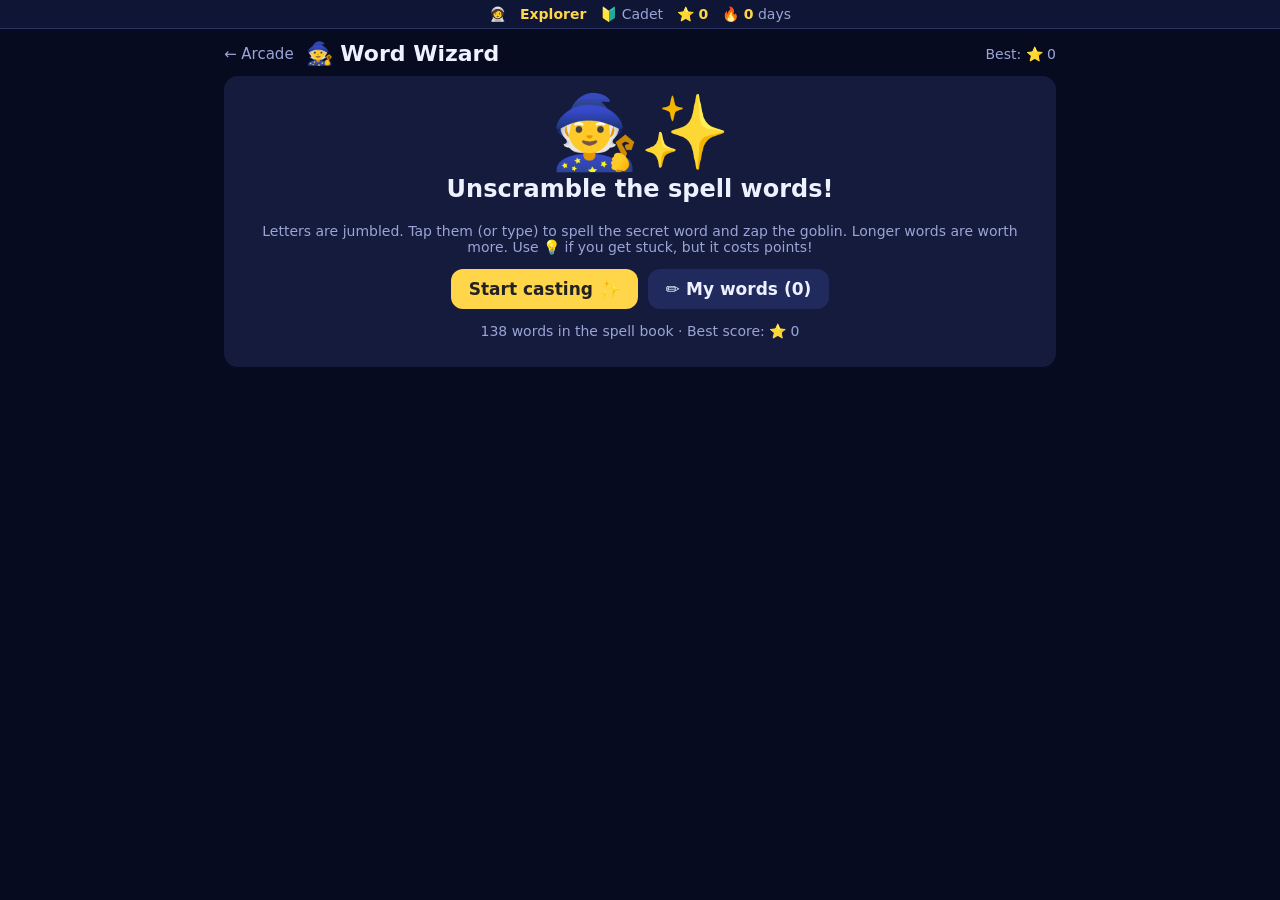
<file: games/word-wizard/index.html>
<!doctype html>
<html lang="en">
<head>
<meta charset="utf-8">
<meta name="viewport" content="width=device-width, initial-scale=1">
<title>Word Wizard</title>
<link rel="stylesheet" href="../../shared.css">
<style>
  .stage { text-align:center; padding:8px 0 4px; }
  .goblin { font-size:clamp(64px, 16vw, 100px); position:relative; display:inline-block; }
  .fx { position:absolute; left:50%; top:50%; font-size:56px; transform:translate(-50%,-50%); pointer-events:none; animation:fx .8s ease-out forwards; }
  @keyframes fx { from { opacity:1; transform:translate(-150%,-50%) scale(.6); } to { opacity:0; transform:translate(-50%,-80%) scale(1.5); } }
  .bar { height:12px; border-radius:6px; background:#2a3260; overflow:hidden; width:min(70vw, 280px); margin:4px auto 0; }
  .bar > i { display:block; height:100%; background:#b06bff; transition:width .4s; }
  .clue { font-size:18px; margin:10px 0 2px; text-align:center; }
  .cat { color:var(--accent); font-size:14px; text-align:center; }
  .slots, .tiles { display:flex; gap:8px; justify-content:center; flex-wrap:wrap; margin:12px 0; min-height:52px; }
  .slot { width:46px; height:52px; border-radius:10px; border:3px dashed #3a47a0; display:flex; align-items:center; justify-content:center; font-size:28px; font-weight:bold; }
  .slot.on { border-style:solid; border-color:var(--accent); background:var(--panel2); cursor:pointer; }
  .slot.lock { border-color:var(--good); cursor:default; }
  .tile { width:50px; height:56px; border-radius:10px; border:0; background:#4a3a9a; color:#fff; font-size:28px; font-weight:bold; cursor:pointer; font-family:inherit; box-shadow:0 4px 0 #2b2166; }
  .tile:active { transform:translateY(3px); box-shadow:0 1px 0 #2b2166; }
  .tile.used { visibility:hidden; }
  .timer { height:8px; border-radius:4px; background:#2a3260; overflow:hidden; margin:8px 0; }
  .timer > i { display:block; height:100%; background:var(--accent); width:100%; }
  .fld { width:100%; margin:5px 0; padding:9px 11px; border-radius:10px; border:2px solid #3a47a0; background:#0b1030; color:var(--ink); font-size:16px; font-family:inherit; }
  .fld:focus { outline:none; border-color:var(--accent); }
  .wlist { list-style:none; margin:6px 0 10px; padding:0; font-size:15px; }
  .wlist li { display:flex; gap:8px; align-items:center; padding:5px 0; border-top:1px solid #2a3260; }
  .wlist li span { flex:1; }
  .msg { min-height:26px; text-align:center; font-size:17px; }
</style>
</head>
<body>
<div class="wrap">
  <header class="top">
    <a class="back" href="../../">← Arcade</a>
    <h1>🧙 Word Wizard</h1>
    <div class="hud" id="hud"></div>
  </header>
  <div class="card" id="screen"><p class="muted center">Loading the spell book…</p></div>
</div>

<script src="../../profile.js"></script>
<script>
"use strict";
// Words live in words.json as { "word": "ATOM", "category": "Science", "clue": "..." } (see README).
// In memory each word is [WORD, category, clue].
let BASE_WORDS = [], WORDS = [];
const ROUNDS = 10, TIME = 35;
const $ = id => document.getElementById(id);
const esc = s => String(s).replace(/[&<>"']/g, c => ({ "&":"&amp;", "<":"&lt;", ">":"&gt;", '"':"&quot;", "'":"&#39;" }[c]));
const shuffle = a => { a = a.slice(); for (let i=a.length-1;i>0;i--) { const j=Math.floor(Math.random()*(i+1)); [a[i],a[j]]=[a[j],a[i]]; } return a; };

let best = 0;
try { best = parseInt(localStorage.getItem("ww-best"), 10) || 0; } catch(e) {}

let g = null, tick = null;

function pickWord(round, used, source) {
  const band = round < 3 ? w => w[0].length <= 5 : round < 6 ? w => w[0].length === 6 : w => w[0].length >= 7;
  const pool = source.filter(w => band(w) && !used.has(w[0]));
  const left = source.filter(w => !used.has(w[0]));
  return shuffle(pool.length ? pool : left.length ? left : source)[0];
}
function scramble(word) {
  let s; do { s = shuffle(word.split("")); } while (s.join("") === word);
  return s.map(ch => ({ ch, used:false }));
}

function renderHud() {
  $("hud").innerHTML = g ? `<span>📜 ${Math.min(g.round + 1, ROUNDS)}/${ROUNDS}</span><span>⭐ ${g.score}</span><span>🔥 ${g.streak}</span>` : `<span class="muted">Best: ⭐ ${best}</span>`;
}
function showStart() {
  g = null; renderHud(); clearInterval(tick);
  const mine = customWords();
  if (mine.length < 10) onlyMine = false;
  $("screen").innerHTML = `<div class="center"><div style="font-size:72px">🧙✨</div><h2 style="margin-top:0">Unscramble the spell words!</h2>
    <p class="muted">Letters are jumbled. Tap them (or type) to spell the secret word and zap the goblin. Longer words are worth more. Use 💡 if you get stuck, but it costs points!</p>
    ${mine.length >= 10 ? `<p><label><input type="checkbox" id="only" ${onlyMine ? "checked" : ""}> Use only <b>my own words</b> (${mine.length})</label></p>` : ""}
    <div class="row"><button class="btn" id="go">Start casting ✨</button><button class="btn alt" id="mywords">✏️ My words (${mine.length})</button></div>
    <p class="muted">${WORDS.length} words in the spell book · Best score: ⭐ ${best}</p></div>`;
  $("go").onclick = start;
  $("mywords").onclick = showEditor;
  if ($("only")) $("only").onchange = e => { onlyMine = e.target.checked; };
}
function start() {
  g = { round:0, score:0, streak:0, used:new Set(), solved:0, source:onlyMine ? customWords().map(toWord) : WORDS };
  Profile.play("word-wizard");
  nextWord();
}
function nextWord() {
  if (g.round >= ROUNDS) return finish();
  const [word, cat, clue] = pickWord(g.round, g.used, g.source);
  g.used.add(word);
  Object.assign(g, { word, cat, clue, tiles:scramble(word), ans:[], locked:0, hints:0, wrong:0, left:TIME, over:false, msg:"" });
  render();
  clearInterval(tick);
  tick = setInterval(() => {
    if (g.over) return;
    g.left -= 0.25;
    $("tm").style.width = Math.max(0, g.left / TIME * 100) + "%";
    if (g.left <= 0) timeUp();
  }, 250);
}

function render() {
  renderHud();
  const slots = g.word.split("").map((_, i) => {
    const t = g.ans[i] != null ? g.tiles[g.ans[i]].ch : "";
    return `<div class="slot${t ? " on" : ""}${i < g.locked ? " lock" : ""}" data-i="${i}">${t}</div>`;
  }).join("");
  const tiles = g.tiles.map((t, i) => `<button class="tile${t.used ? " used" : ""}" data-t="${i}">${t.ch}</button>`).join("");
  $("screen").innerHTML = `
    <div class="stage"><div class="goblin" id="gob">👺</div>
      <div class="bar"><i style="width:${(1 - g.solved / ROUNDS) * 100}%"></i></div></div>
    <div class="cat">${esc(g.cat)} · ${g.word.length} letters</div>
    <div class="clue">${esc(g.clue)}</div>
    <div class="timer"><i id="tm" style="width:${g.left / TIME * 100}%"></i></div>
    <div class="slots" id="slots">${slots}</div>
    <div class="tiles" id="tiles">${tiles}</div>
    <div class="msg" id="msg">${g.msg}</div>
    <div class="row"><button class="btn alt" id="shuf">🔀 Shuffle</button><button class="btn alt" id="clr">⌫ Clear</button><button class="btn alt" id="hint">💡 Hint (−5)</button></div>`;
  document.querySelectorAll(".tile").forEach(b => b.onclick = () => addTile(+b.dataset.t));
  document.querySelectorAll(".slot.on:not(.lock)").forEach(s => s.onclick = () => removeFrom(+s.dataset.i));
  $("shuf").onclick = () => { const free = g.tiles.map((t,i) => i).filter(i => !g.tiles[i].used); const chars = shuffle(free.map(i => g.tiles[i].ch)); free.forEach((i,k) => g.tiles[i].ch = chars[k]); render(); };
  $("clr").onclick = () => removeFrom(g.locked);
  $("hint").onclick = hint;
}

function addTile(i) {
  if (g.over || g.tiles[i].used || g.ans.length >= g.word.length) return;
  g.tiles[i].used = true; g.ans.push(i);
  render();
  if (g.ans.length === g.word.length) check();
}
function removeFrom(idx) {
  if (g.over) return;
  while (g.ans.length > Math.max(idx, g.locked)) g.tiles[g.ans.pop()].used = false;
  g.msg = ""; render();
}
function hint() {
  if (g.over || g.locked >= g.word.length - 1) return;
  removeFrom(g.locked);
  const need = g.word[g.locked];
  const ti = g.tiles.findIndex(t => !t.used && t.ch === need);
  if (ti < 0) return;
  g.tiles[ti].used = true; g.ans.push(ti); g.locked++; g.hints++;
  render();
}
function check() {
  const guess = g.ans.map(i => g.tiles[i].ch).join("");
  if (guess === g.word) return solved();
  g.wrong++; g.streak = 0;
  while (g.ans.length > g.locked) g.tiles[g.ans.pop()].used = false;
  g.msg = "Not quite, try again!";
  render(); $("slots").classList.add("shake");
}
function solved() {
  g.over = true; clearInterval(tick);
  const pts = Math.max(5, g.word.length * 10 + Math.round(g.left) - g.hints * 5 - g.wrong * 3);
  g.streak++;
  const bonus = g.streak >= 3 ? Math.round(pts * 0.5) : 0;
  g.score += pts + bonus; g.solved++;
  renderHud();
  $("gob").insertAdjacentHTML("beforeend", `<span class="fx">${["✨","🔥","⚡","❄️"][Math.floor(Math.random()*4)]}</span>`);
  $("msg").innerHTML = `<span class="good">✨ ${g.word}! +${pts}${bonus ? ` (+${bonus} streak bonus)` : ""}</span>`;
  $("tiles").style.opacity = .4;
  setTimeout(() => { g.round++; nextWord(); }, 1300);
}
function timeUp() {
  g.over = true; clearInterval(tick); g.streak = 0; renderHud();
  $("msg").innerHTML = `<span class="bad">⏰ Time's up! The word was <b>${g.word}</b></span>`;
  setTimeout(() => { g.round++; nextWord(); }, 1800);
}
function finish() {
  clearInterval(tick);
  const rank = g.score >= 700 ? "Archmage 🧙‍♂️👑" : g.score >= 450 ? "Sorcerer ⚡" : g.score >= 250 ? "Mage ✨" : "Apprentice 📖";
  const isBest = g.score > best;
  const bonus = g.score >= 700 ? 6 : g.score >= 450 ? 4 : g.score >= 250 ? 2 : 0;
  Profile.award("word-wizard", g.solved + bonus, `Spelled ${g.solved} words`);
  if (g.solved === ROUNDS) Profile.unlock("ww-perfect");
  if (g.score >= 700) Profile.unlock("ww-archmage");
  if (isBest) { best = g.score; try { localStorage.setItem("ww-best", String(best)); } catch(e) {} }
  renderHud();
  $("screen").innerHTML = `<div class="center"><div style="font-size:72px">${g.solved === ROUNDS ? "🏆" : "🎓"}</div><h2 style="margin-top:0">${rank}</h2>
    <p>You spelled <b>${g.solved}/${ROUNDS}</b> words and scored <b>⭐ ${g.score}</b>.${isBest ? " <br>🎉 New best score!" : ""}</p>
    <button class="btn" id="again">Cast again</button></div>`;
  $("again").onclick = start;
}

addEventListener("keydown", e => {
  if (!g || g.over || !g.word) return;
  if (e.key === "Backspace") { e.preventDefault(); if (g.ans.length > g.locked) { g.tiles[g.ans.pop()].used = false; g.msg = ""; render(); } return; }
  if (/^[a-z]$/i.test(e.key) && !e.metaKey && !e.ctrlKey) {
    const ti = g.tiles.findIndex(t => !t.used && t.ch === e.key.toUpperCase());
    if (ti >= 0) addTile(ti);
  }
});

// ---------- data loading + custom words ----------
const CUSTOM_KEY = "ww-custom";
let onlyMine = false;
const toWord = o => [o.word.toUpperCase(), o.category || "My words", o.clue];
function customWords() {
  try { const s = JSON.parse(localStorage.getItem(CUSTOM_KEY)); if (Array.isArray(s)) return s; } catch(e) {}
  return [];
}
function saveCustom(list) { try { localStorage.setItem(CUSTOM_KEY, JSON.stringify(list)); return true; } catch(e) { return false; } }
function rebuildWords() { WORDS = BASE_WORDS.concat(customWords().map(toWord)); }
function checkWord(o) {
  if (!o || typeof o.word !== "string" || !/^[A-Za-z]{3,12}$/.test(o.word)) return "the word must be 3 to 12 letters (A-Z only)";
  if (typeof o.clue !== "string" || !o.clue.trim()) return "missing clue";
  if (o.clue.toUpperCase().includes(o.word.toUpperCase())) return "the clue contains the word";
  return null;
}
async function loadWords() {
  const r = await fetch("words.json");
  if (!r.ok) throw new Error("words.json (" + r.status + ")");
  const data = await r.json();
  const seen = new Set();
  data.forEach(o => { const bad = checkWord(o); if (bad) console.warn("Bad word entry " + JSON.stringify(o) + ": " + bad); if (seen.has(o.word)) console.warn("Duplicate word: " + o.word); seen.add(o.word); });
  BASE_WORDS = data.map(toWord);
}

function showEditor(msg) {
  clearInterval(tick);
  const list = customWords();
  const cats = [...new Set(WORDS.map(w => w[1]))].sort();
  $("screen").innerHTML = `<h2 style="margin-top:0">✏️ My words</h2>
    <p class="muted">Add your own spell words! Pick a word and write a clue that doesn't use the word itself.</p>
    <input class="fld" id="nw" maxlength="12" placeholder="The secret word (3 to 12 letters)" autocomplete="off" autocapitalize="characters">
    <input class="fld" id="nc" maxlength="24" list="cats" placeholder="Category (e.g. Space, Animals, My words)" autocomplete="off">
    <datalist id="cats">${cats.map(c => `<option value="${esc(c)}">`).join("")}</datalist>
    <input class="fld" id="nl" maxlength="120" placeholder="Clue: describe it without saying it" autocomplete="off">
    <div id="nm" class="msg">${msg || ""}</div>
    <div class="row" style="justify-content:flex-start"><button class="btn" id="nadd">Add word</button><button class="btn alt" id="nback">⬅️ Back</button></div>
    ${list.length ? `<h3>My ${list.length} word${list.length > 1 ? "s" : ""}</h3>
      <ul class="wlist">${list.map((c, i) => `<li><span><b>${esc(c.word.toUpperCase())}</b> <i class="muted">${esc(c.category || "My words")} · ${esc(c.clue)}</i></span><button class="chip" data-del="${i}">🗑️</button></li>`).join("")}</ul>
      <button class="btn alt" id="nexp" style="font-size:14px;padding:6px 12px">⬇️ Download as JSON</button>` : ""}`;
  $("nback").onclick = showStart;
  $("nadd").onclick = () => {
    const o = { word: $("nw").value.trim().toUpperCase(), category: $("nc").value.trim() || "My words", clue: $("nl").value.trim() };
    if (!/^[A-Z]{3,12}$/.test(o.word)) return showEditor("Use only letters (A to Z): 3 to 12 of them.");
    if (WORDS.some(w => w[0] === o.word)) return showEditor("That word is already in the spell book!");
    if (!o.clue) return showEditor("Write a clue so the wizard can help.");
    if (o.clue.toUpperCase().includes(o.word)) return showEditor("Oops, the clue gives the word away. Describe it without using it!");
    const l = customWords(); l.push(o);
    const ok = saveCustom(l); rebuildWords();
    if (ok) Profile.unlock("wordsmith");
    showEditor(ok ? `<span class="good">✅ ${esc(o.word)} added!</span>` : "Couldn't save in this browser.");
  };
  document.querySelectorAll("[data-del]").forEach(b => b.onclick = () => { const l = customWords(); l.splice(+b.dataset.del, 1); saveCustom(l); rebuildWords(); showEditor("Deleted."); });
  if ($("nexp")) $("nexp").onclick = () => {
    const a = document.createElement("a");
    a.href = URL.createObjectURL(new Blob([JSON.stringify(customWords().map(c => ({ word:c.word.toUpperCase(), category:c.category || "My words", clue:c.clue })), null, 2)], { type:"application/json" }));
    a.download = "my-words.json"; a.click(); URL.revokeObjectURL(a.href);
  };
}

loadWords().then(() => { rebuildWords(); showStart(); }).catch(err => {
  console.error(err);
  $("screen").innerHTML = `<div class="center"><h2>😕 Couldn't load the words</h2><p>${esc(err.message)}</p>
    <p class="muted">If you opened this page by double-clicking the file, browsers block loading <code>words.json</code>. Start a local server from the arcade folder:</p>
    <pre style="background:#0b1030;padding:8px;border-radius:8px;display:inline-block">python3 -m http.server 8800</pre>
    <p class="muted">Then open http://localhost:8800/games/word-wizard/ or play the online version.</p></div>`;
});
</script>
</body>
</html>
</file>
<file: shared.css>
:root { --bg:#070b1f; --panel:#141b3c; --panel2:#202a5c; --ink:#eef1ff; --muted:#9aa5d6; --good:#5be37d; --bad:#ff8a8a; --accent:#ffd54a; }
* { box-sizing:border-box; }
body { margin:0; background:var(--bg); color:var(--ink); font-family:"Trebuchet MS", system-ui, sans-serif; }
.wrap { max-width:860px; margin:0 auto; padding:12px 14px 28px; }
header.top { display:flex; align-items:center; gap:12px; flex-wrap:wrap; margin-bottom:10px; }
header.top h1 { margin:0; font-size:22px; }
.back { color:var(--muted); text-decoration:none; font-size:15px; }
.back:hover { color:var(--ink); }
.hud { margin-left:auto; display:flex; gap:14px; align-items:center; font-size:16px; flex-wrap:wrap; }
.card { background:var(--panel); border-radius:14px; padding:14px 16px; }
.btn { background:var(--accent); color:#222; border:0; border-radius:12px; padding:10px 18px; font-size:17px; font-weight:bold; cursor:pointer; font-family:inherit; }
.btn:hover { filter:brightness(1.08); }
.btn:disabled { background:#444a6e; color:#8a90b5; cursor:not-allowed; }
.btn.alt { background:var(--panel2); color:var(--ink); }
.muted { color:var(--muted); font-size:14px; }
.center { text-align:center; }
.row { display:flex; gap:10px; flex-wrap:wrap; justify-content:center; }
.good { color:var(--good); }
.bad { color:var(--bad); }
@keyframes shake { 0%,100% { transform:translateX(0); } 25% { transform:translateX(-8px); } 75% { transform:translateX(8px); } }
.shake { animation:shake .3s; }
@keyframes pop { 0% { transform:scale(1); } 50% { transform:scale(1.25); } 100% { transform:scale(1); } }
.pop { animation:pop .3s; }
.fld { width:100%; margin:5px 0; padding:9px 11px; border-radius:10px; border:2px solid #3a47a0; background:#0b1030; color:var(--ink); font-size:16px; font-family:inherit; }
.fld:focus { outline:none; border-color:var(--accent); }
.wchips { display:flex; flex-wrap:wrap; gap:6px; margin-top:6px; }
.wchip { display:inline-flex; align-items:center; gap:6px; background:var(--panel2); border-radius:99px; padding:4px 6px 4px 12px; font-size:15px; }
.wchip button { background:#3a4890; color:var(--ink); border:0; border-radius:50%; width:22px; height:22px; cursor:pointer; font-size:12px; line-height:1; }
.wchip button:hover { background:#7a2a2a; }
</file>
